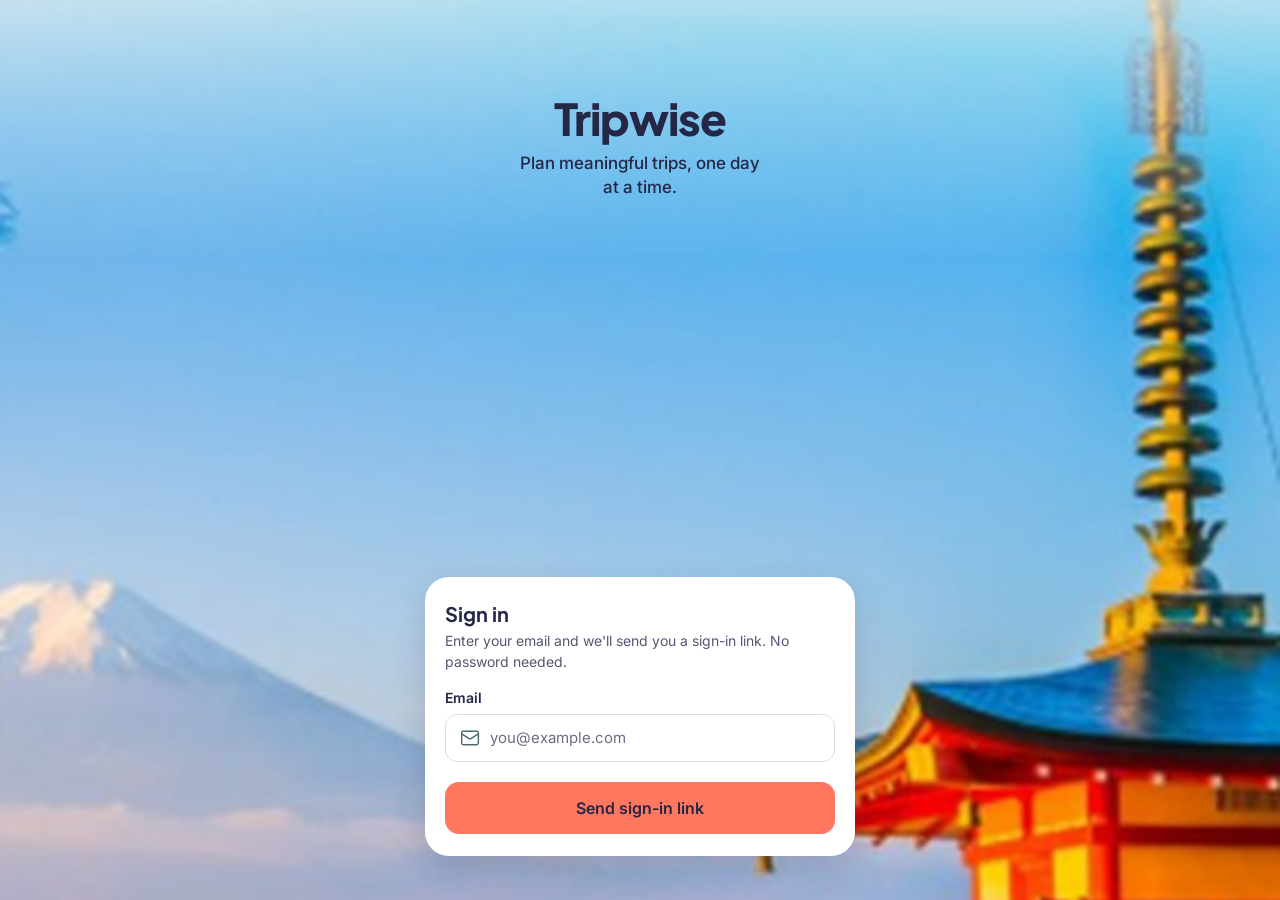
<file: index.html>
<!doctype html>
<html lang="en" dir="ltr">
<head>
<meta charset="utf-8">
<meta name="viewport" content="width=device-width, initial-scale=1, viewport-fit=cover">
<title>My Trips · Tripwise</title>
<link rel="stylesheet" href="css/tokens.css">
<link rel="stylesheet" href="css/components.css">
<link rel="stylesheet" href="css/app.css">
<script type="module" src="js/pages/index.js"></script>
</head>
<body>
<main class="page" id="page" hidden>
  <header class="tw-appheader">
    <p class="tw-wordmark">Tripwise</p>
    <div class="page__actions" id="header-actions">
      <button type="button" class="tw-btn tw-btn--text tw-btn--sm" id="sign-out">Sign out</button>
      <a class="tw-btn tw-btn--primary tw-btn--sm" href="create.html" id="create-trip"></a>
    </div>
  </header>
  <h1 class="page__title">My Trips</h1>
  <div class="tw-stack" id="trips"></div>
  <div class="tw-empty" id="empty" hidden>
    <div class="tw-empty__art" aria-hidden="true">
      <div class="tw-empty__disc"></div>
      <div class="tw-empty__tile" id="empty-tile"></div>
      <div class="tw-empty__badge" id="empty-badge"></div>
    </div>
    <p class="tw-empty__title">No trips yet.</p>
    <a class="tw-btn tw-btn--primary tw-btn--md" href="create.html" id="create-trip-empty"></a>
  </div>
</main>
</body>
</html>
</file>
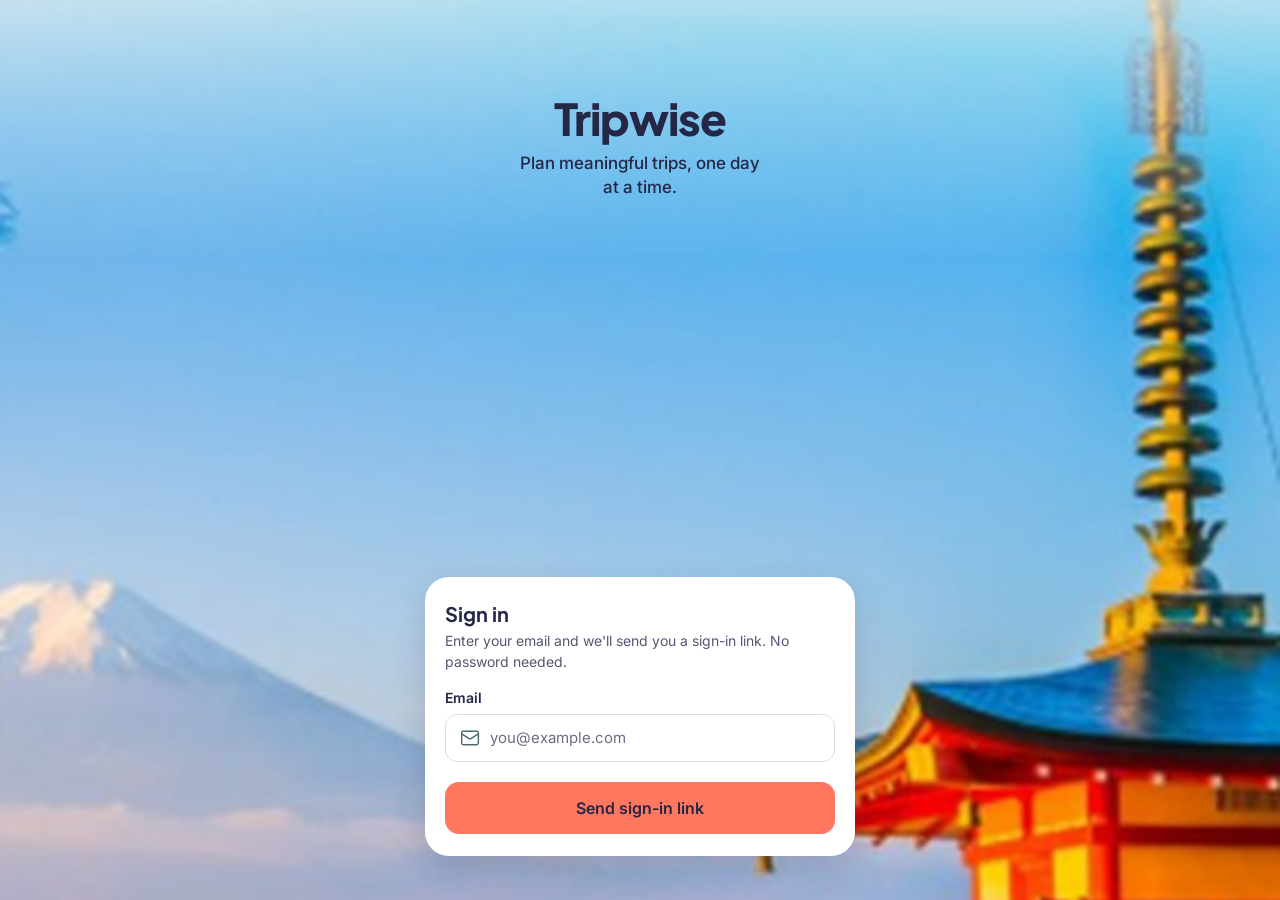
<file: compare.html>
<!doctype html>
<html lang="en" dir="ltr">
<head>
<meta charset="utf-8">
<meta name="viewport" content="width=device-width, initial-scale=1, viewport-fit=cover">
<title>Choose Your Route · Tripwise</title>
<link rel="stylesheet" href="css/tokens.css">
<link rel="stylesheet" href="css/components.css">
<link rel="stylesheet" href="css/app.css">
<script type="module" src="js/pages/compare.js"></script>
</head>
<body>
<div class="unavailable" id="unavailable" hidden>
  <p class="tw-wordmark">Tripwise</p>
  <main class="unavailable__main">
    <div class="unavailable__disc"><div class="unavailable__tile" id="unavailable-icon"></div></div>
    <h1 class="unavailable__title">This trip is not available.</h1>
  </main>
  <p class="unavailable__tagline">Plan meaningful trips, one day at a time.</p>
</div>

<div class="compare" id="page" hidden>
  <header class="tw-navbar">
    <a class="tw-iconbtn" href="create.html" id="back" aria-label="Back to Create a New Trip"></a>
    <h1 class="tw-navbar__title">Choose Your Route</h1>
    <span></span>
  </header>
  <p class="compare__intro">We created 3 route options based on your preferences. Compare and choose the one that fits your family.</p>
  <main class="compare__list" id="routes"></main>
</div>
</body>
</html>
</file>
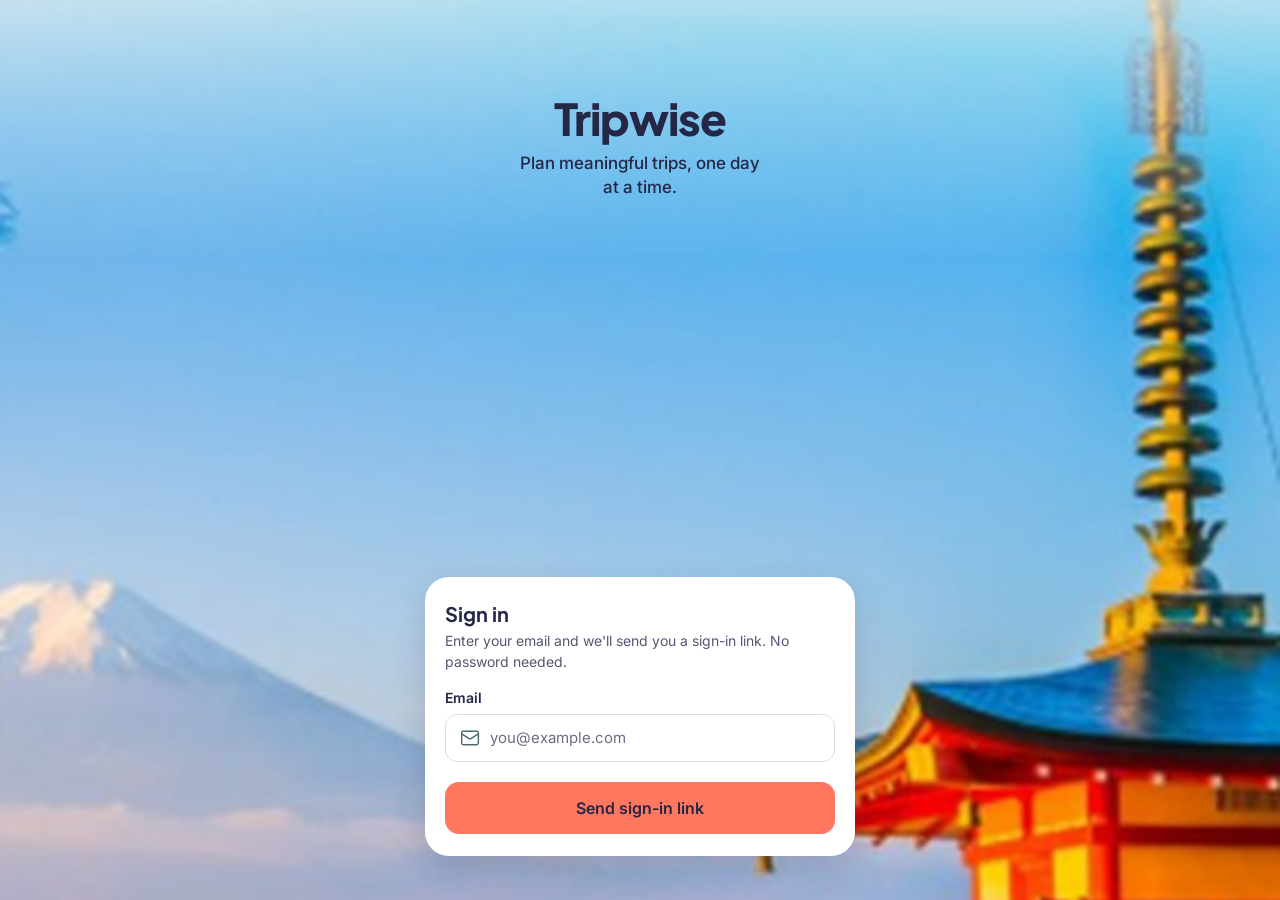
<file: create.html>
<!doctype html>
<html lang="en" dir="ltr">
<head>
<meta charset="utf-8">
<meta name="viewport" content="width=device-width, initial-scale=1, viewport-fit=cover">
<title>Create a New Trip · Tripwise</title>
<link rel="stylesheet" href="css/tokens.css">
<link rel="stylesheet" href="css/components.css">
<link rel="stylesheet" href="css/app.css">
<script type="module" src="js/pages/create.js"></script>
</head>
<body>
<div class="tw-screen create" id="page" hidden>
  <header class="tw-navbar">
    <a class="tw-iconbtn" href="index.html" id="back" aria-label="Back to My Trips"></a>
    <h1 class="tw-navbar__title">Create a New Trip</h1>
    <span></span>
  </header>

  <form class="tw-screen__body create__form" id="create-form" novalidate>
    <div class="create__col">
    <div class="tw-field create__dest" id="dest-field">
      <label class="tw-label" for="dest">Destination(s)</label>
      <div class="create__combo">
      <div class="tw-input create__tags" id="dest-box">
        <span id="dest-icon"></span>
        <ul class="create__tag-list" id="dest-tags" aria-label="Chosen destinations"></ul>
        <input id="dest" type="text" role="combobox" aria-autocomplete="list" aria-expanded="false" aria-controls="dest-list" maxlength="80" autocomplete="off" spellcheck="false" placeholder="Search a country or city" aria-describedby="dest-hint dest-error">
      </div>
      <ul class="create__suggest" id="dest-list" role="listbox" aria-label="Suggested destinations" hidden></ul>
      </div>
      <p class="tw-visually-hidden" id="dest-hint">Up to 2 destinations. Type to see suggestions.</p>
      <p class="tw-field__error" id="dest-error" role="alert" hidden></p>
    </div>

    <fieldset class="tw-fieldset">
      <legend>Dates</legend>
      <div class="create__dates">
        <div class="tw-field" id="start-field">
          <div class="tw-input create__date">
            <span class="create__date-icon"></span>
            <span class="create__date-text" id="start-text" aria-hidden="true">Start date</span>
            <input id="start" type="date" aria-label="Start date" aria-describedby="start-error">
          </div>
        </div>
        <div class="tw-field" id="end-field">
          <div class="tw-input create__date">
            <span class="create__date-icon"></span>
            <span class="create__date-text" id="end-text" aria-hidden="true">End date</span>
            <input id="end" type="date" aria-label="End date" aria-describedby="end-error long-trip">
          </div>
        </div>
      </div>
      <p class="tw-field__error create__msg" id="start-error" role="alert" hidden></p>
      <p class="tw-field__error create__msg" id="end-error" role="alert" hidden></p>
      <div class="tw-notice tw-notice--warning create__msg" id="long-trip" hidden>
        <span id="long-trip-icon"></span>
        <p><span class="tw-notice__title">Long trip:</span> generating routes will take longer, up to a few minutes.</p>
      </div>
      <div class="create__flex">
        <label class="tw-check"><input type="checkbox" id="flex" checked>Flexible ±</label>
        <span class="tw-select tw-select--compact">
          <select id="flex-days" aria-label="Flexible days (N)">
            <option>1</option><option>2</option><option selected>3</option><option>4</option><option>5</option><option>6</option><option>7</option>
          </select>
        </span>
        <span>days</span>
        <button type="button" class="tw-iconbtn create__help" id="flex-help" aria-label="What does flexible dates mean?"></button>
      </div>
    </fieldset>

    </div>

    <div class="create__col">
    <fieldset class="tw-fieldset">
      <legend>Children?</legend>
      <div class="tw-check-group">
        <label class="tw-check"><input type="radio" name="kids" value="yes" id="kids-yes">Yes</label>
        <label class="tw-check"><input type="radio" name="kids" value="no" id="kids-no" checked>No</label>
      </div>
    </fieldset>

    <div class="create__kids" id="kids" hidden>
      <div class="create__kids-count">
        <label class="tw-label" for="kids-count">Number of children</label>
        <span class="tw-select create__count">
          <select id="kids-count"><option>1</option><option selected>2</option><option>3</option><option>4</option></select>
        </span>
      </div>
      <div class="create__ages" id="ages"></div>
      <p class="tw-field__error" id="ages-error" role="alert" hidden></p>
    </div>

    <fieldset class="tw-fieldset">
      <legend>Budget level</legend>
      <div class="tw-segmented" id="budget"></div>
    </fieldset>

    <fieldset class="tw-fieldset">
      <legend>Trip type</legend>
      <div class="tw-segmented" id="type"></div>
    </fieldset>
    </div>
  </form>

  <footer class="tw-footer create__footer">
    <div class="tw-status" id="busy" role="status" hidden>
      <div class="tw-status__row">
        <span class="tw-status__icon"><span class="tw-spinner tw-spinner--teal"></span></span>
        <div>
          <p class="tw-status__title">Creating 3 route options…</p>
          <p class="tw-status__sub">Please keep this screen open.</p>
        </div>
      </div>
      <div class="tw-progress"><div class="tw-progress__bar"></div></div>
    </div>
    <div class="tw-notice tw-notice--error" id="failed" role="alert" hidden>
      <span id="failed-icon"></span>
      <p>We couldn't create a route. Please try again.</p>
    </div>
    <button type="submit" form="create-form" class="tw-btn tw-btn--primary tw-btn--block" id="submit">Create trip</button>
  </footer>
</div>

<div class="tw-scrim" hidden></div>
<section class="tw-sheet" id="flex-sheet" role="dialog" aria-modal="true" aria-labelledby="flex-sheet-title" hidden>
  <div class="tw-sheet__handle"></div>
  <div class="tw-sheet__head">
    <h2 class="tw-sheet__title" id="flex-sheet-title">Flexible dates</h2>
    <button type="button" class="tw-iconbtn" data-sheet-close aria-label="Close" id="flex-close"></button>
  </div>
  <p class="trip-sheet__text" id="flex-sheet-text"></p>
  <button type="button" class="tw-btn tw-btn--outline tw-btn--md tw-btn--block" data-sheet-close>Close</button>
</section>
</body>
</html>
</file>
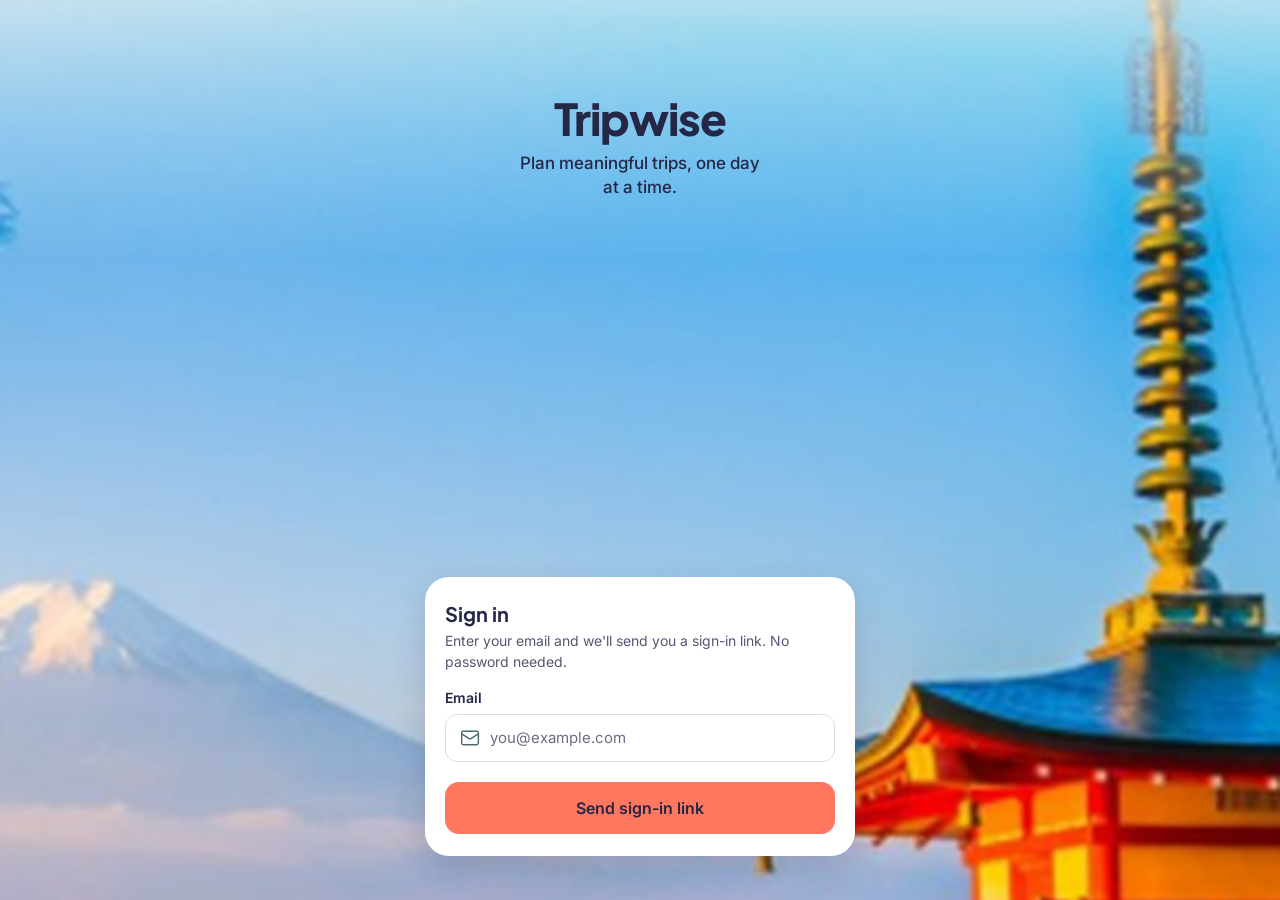
<file: login.html>
<!doctype html>
<html lang="en" dir="ltr">
<head>
<meta charset="utf-8">
<meta name="viewport" content="width=device-width, initial-scale=1, viewport-fit=cover">
<title>Sign in · Tripwise</title>
<meta name="description" content="Plan meaningful trips, one day at a time.">
<link rel="stylesheet" href="css/tokens.css">
<link rel="stylesheet" href="css/components.css">
<link rel="stylesheet" href="css/app.css">
<script type="module" src="js/pages/login.js"></script>
</head>
<body>
<main class="signin">
  <img class="signin__bg" src="img/signin-bg.jpg" alt="">
  <div class="signin__fade" aria-hidden="true"></div>

  <div class="signin__brand">
    <h1 class="signin__wordmark">Tripwise</h1>
    <p class="signin__tagline">Plan meaningful trips, one day at a time.</p>
  </div>

  <!-- Screens 01 and 17: the email form -->
  <form class="signin__card" id="signin-form" novalidate>
    <div>
      <h2 class="signin__title">Sign in</h2>
      <p class="signin__intro">Enter your email and we'll send you a sign-in link. No password needed.</p>
    </div>
    <div class="tw-field" id="email-field">
      <label class="tw-label" for="email">Email</label>
      <div class="tw-input">
        <svg class="tw-icon" viewBox="0 0 24 24" aria-hidden="true"><rect width="20" height="16" x="2" y="4" rx="2"/><path d="m22 7-8.97 5.7a1.94 1.94 0 0 1-2.06 0L2 7"/></svg>
        <input id="email" name="email" type="email" inputmode="email" autocomplete="email" autocapitalize="off" spellcheck="false" placeholder="you@example.com">
      </div>
      <p class="tw-field__error" id="email-error" role="alert" hidden>
        <svg class="tw-icon tw-icon--sm" viewBox="0 0 24 24" aria-hidden="true"><circle cx="12" cy="12" r="10"/><path d="M12 8v4"/><path d="M12 16h.01"/></svg>
        <span id="email-error-text"></span>
      </p>
      <p class="signin__hint" id="email-hint" aria-live="polite" hidden>
        Did you mean <button type="button" class="signin__hint-btn" id="email-hint-btn"></button>?
      </p>
    </div>
    <button type="submit" class="tw-btn tw-btn--primary tw-btn--block signin__submit">Send sign-in link</button>
  </form>

  <!-- Screen 18: link sent -->
  <section class="signin__card signin__card--sent" id="signin-sent" aria-labelledby="sent-title" hidden>
    <span class="signin__mail-tile" aria-hidden="true">
      <svg class="tw-icon" viewBox="0 0 24 24" style="width:28px;height:28px"><rect width="20" height="16" x="2" y="4" rx="2"/><path d="m22 7-8.97 5.7a1.94 1.94 0 0 1-2.06 0L2 7"/></svg>
    </span>
    <h2 class="signin__title" id="sent-title" tabindex="-1">Check your email</h2>
    <p class="signin__sent-text">If <b id="sent-email"></b> has access to Tripwise, we sent a sign-in link to it. The link works for 1 hour.</p>
    <!-- Demo only: stands in for the link in the email. Removed when real sign-in is connected. -->
    <button type="button" class="tw-btn tw-btn--secondary tw-btn--block signin__demo" id="open-link">Prototype: open the link</button>
    <button type="button" class="tw-btn tw-btn--text" id="different-email">Use a different email</button>
  </section>
</main>
</body>
</html>
</file>
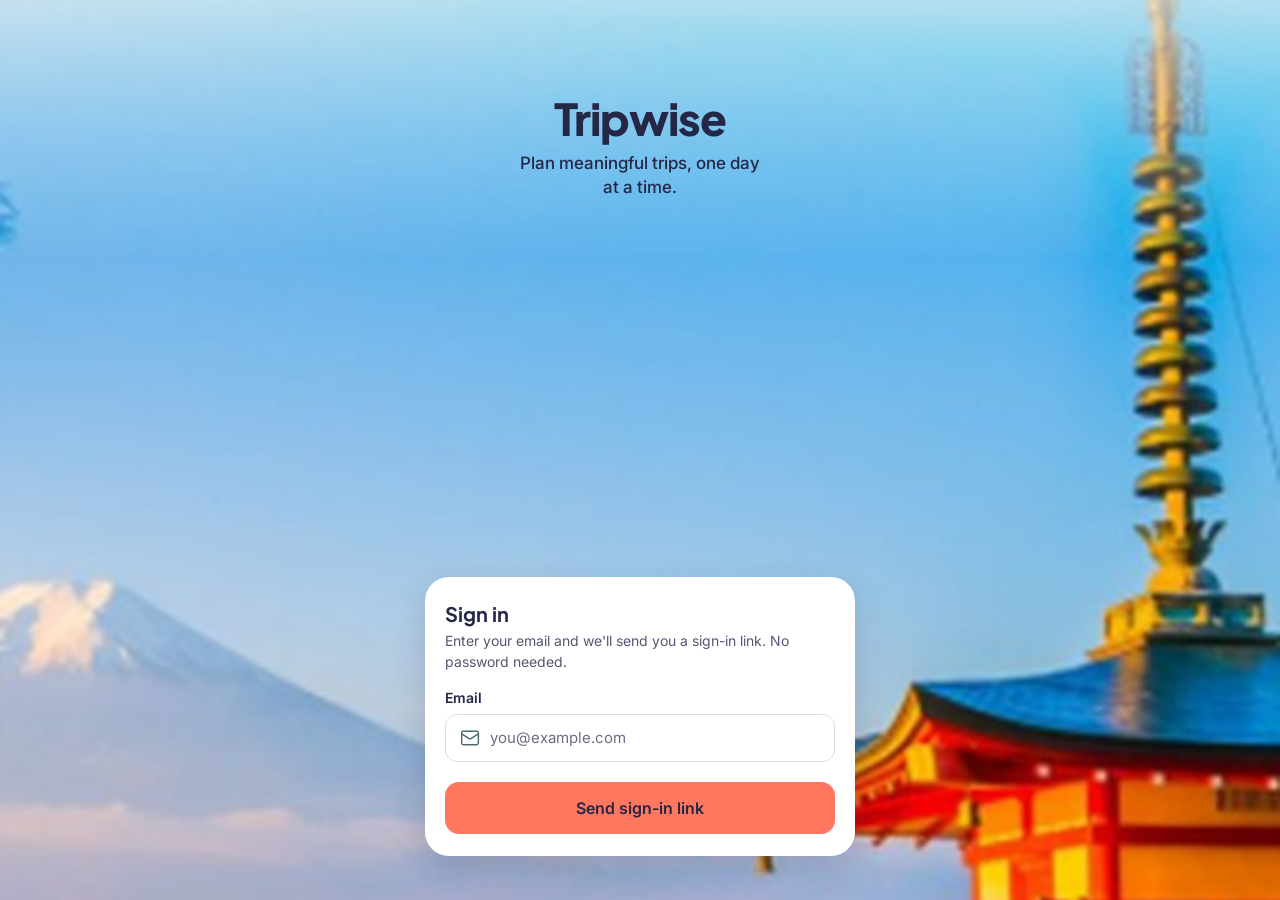
<file: plan.html>
<!doctype html>
<html lang="en" dir="ltr">
<head>
<meta charset="utf-8">
<meta name="viewport" content="width=device-width, initial-scale=1, viewport-fit=cover">
<title>Trip Details · Tripwise</title>
<link rel="stylesheet" href="css/tokens.css">
<link rel="stylesheet" href="css/components.css">
<link rel="stylesheet" href="css/app.css">
<script type="module" src="js/pages/plan.js"></script>
</head>
<body>
<div class="unavailable" id="unavailable" hidden>
  <p class="tw-wordmark">Tripwise</p>
  <main class="unavailable__main">
    <div class="unavailable__disc"><div class="unavailable__tile" id="unavailable-icon"></div></div>
    <h1 class="unavailable__title">This trip is not available.</h1>
  </main>
  <p class="unavailable__tagline">Plan meaningful trips, one day at a time.</p>
</div>

<!-- Trip Details (screen 05) -->
<div class="plan" id="details" hidden>
  <header class="tw-navbar">
    <a class="tw-iconbtn" href="compare.html" id="back" aria-label="Back to Choose Your Route"></a>
    <h1 class="tw-navbar__title" id="details-title">Trip Details</h1>
    <span></span>
  </header>
  <div class="plan__side">
    <div class="tw-daytabs" role="tablist" aria-label="Days" id="tabs"></div>
  </div>
  <main class="plan__body" id="details-body">
    <div>
      <h2 class="trip__day-title" id="day-title" tabindex="-1"></h2>
      <p class="trip__day-date" id="day-date"></p>
    </div>
    <div class="tw-stack tw-stack--tight" id="activities"></div>
    <p class="tw-estimate" id="estimate"></p>
  </main>
  <div class="tw-footer plan__footer plan__pending" id="pending" role="status" hidden>
    <div>
      <p class="pending__title"><span class="tw-chip tw-chip--sm tw-chip--warning">Not saved</span><span id="pending-text"></span></p>
      <p class="pending__hint">Save or discard this change to make another one.</p>
    </div>
    <div class="pending__actions">
      <button type="button" class="tw-btn tw-btn--secondary tw-btn--md tw-btn--block" id="pending-save"></button>
      <button type="button" class="tw-btn tw-btn--outline tw-btn--md tw-btn--block" id="pending-discard">Discard change</button>
    </div>
  </div>
  <footer class="tw-footer plan__footer" id="footer">
    <div class="tw-notice tw-notice--error" id="day-failed" role="alert" hidden>
      <span id="day-failed-icon"></span>
      <p id="day-failed-text">We couldn't replace the day. Please try again.</p>
    </div>
    <button type="button" class="tw-btn tw-btn--outline tw-btn--block" id="replace-day" hidden></button>
    <button type="button" class="tw-btn tw-btn--secondary tw-btn--block" id="save">Save as trip</button>
  </footer>
</div>

<!-- Edit Activity (screen 06): a state of this page, not a page of its own -->
<div class="plan" id="edit" hidden>
  <header class="tw-navbar">
    <button type="button" class="tw-iconbtn" id="edit-back" aria-label="Back to Trip Details"></button>
    <h1 class="tw-navbar__title" id="edit-title" tabindex="-1">Edit Activity</h1>
    <span></span>
  </header>
  <main class="plan__body plan__body--edit">
    <section class="tw-current" aria-label="Current activity" id="current"></section>
    <fieldset class="plan__options" id="options">
      <legend class="plan__legend">Find a new activity</legend>
      <div class="tw-status" id="alt-loading" role="status" hidden>
        <div class="tw-status__row">
          <span class="tw-status__icon"><span class="tw-spinner tw-spinner--teal"></span></span>
          <p class="tw-status__title">Finding new activities…</p>
        </div>
      </div>
      <div class="plan__failed" id="alt-failed" hidden>
        <div class="tw-notice tw-notice--error" role="alert">
          <span id="alt-failed-icon"></span>
          <p>We couldn't find new activities. Please try again.</p>
        </div>
        <button type="button" class="tw-btn tw-btn--primary tw-btn--md tw-btn--block" id="alt-retry"></button>
      </div>
      <div class="tw-notice tw-notice--info" id="alt-none" role="status" hidden>
        <p>No more new activities for this day. Try Replace whole day.</p>
      </div>
      <div class="tw-stack tw-stack--tight" id="alt-list"></div>
    </fieldset>
  </main>
  <footer class="tw-footer plan__footer plan__footer--pair">
    <button type="button" class="tw-btn tw-btn--primary" id="replace-activity">Replace activity</button>
    <button type="button" class="tw-btn tw-btn--outline" id="cancel">Cancel</button>
  </footer>
</div>

<div class="tw-scrim" hidden></div>
<section class="tw-sheet" id="days-sheet" role="dialog" aria-modal="true" aria-labelledby="days-sheet-title" hidden>
  <div class="tw-sheet__handle"></div>
  <div class="tw-sheet__head">
    <h2 class="tw-sheet__title" id="days-sheet-title">All days</h2>
    <button type="button" class="tw-iconbtn" data-sheet-close aria-label="Close" id="days-close"></button>
  </div>
  <div class="trip-sheet__days" id="days-list"></div>
</section>

<div class="tw-scrim" hidden></div>
<section class="tw-sheet" id="activity-sheet" role="dialog" aria-modal="true" aria-labelledby="activity-sheet-title" hidden>
  <div class="tw-sheet__handle"></div>
  <div class="tw-sheet__head">
    <h2 class="tw-sheet__title" id="activity-sheet-title"></h2>
    <button type="button" class="tw-iconbtn" data-sheet-close aria-label="Close" id="activity-close"></button>
  </div>
  <div class="tw-stack" id="activity-body"></div>
  <button type="button" class="tw-btn tw-btn--outline tw-btn--md tw-btn--block" data-sheet-close>Close</button>
</section>

<div class="tw-scrim" hidden></div>
<section class="tw-sheet plan__confirm" id="confirm-sheet" role="dialog" aria-modal="true" aria-labelledby="confirm-title" aria-describedby="confirm-text" hidden>
  <div class="tw-sheet__handle"></div>
  <h2 class="tw-sheet__title" id="confirm-title"></h2>
  <p class="trip-sheet__text" id="confirm-text"></p>
  <div class="plan__pair">
    <button type="button" class="tw-btn tw-btn--primary" id="confirm-day">Replace day</button>
    <button type="button" class="tw-btn tw-btn--outline" data-sheet-close>Cancel</button>
  </div>
</section>
<div class="tw-scrim" hidden></div>
<section class="tw-sheet plan__confirm" id="leave-sheet" role="dialog" aria-modal="true" aria-labelledby="leave-title" aria-describedby="leave-text" hidden>
  <div class="tw-sheet__handle"></div>
  <h2 class="tw-sheet__title" id="leave-title">Leave without saving?</h2>
  <p class="trip-sheet__text" id="leave-text">Your change will be discarded.</p>
  <div class="plan__pair">
    <button type="button" class="tw-btn tw-btn--primary" data-sheet-close>Keep editing</button>
    <button type="button" class="tw-btn tw-btn--outline" id="leave">Leave</button>
  </div>
</section>
</body>
</html>
</file>
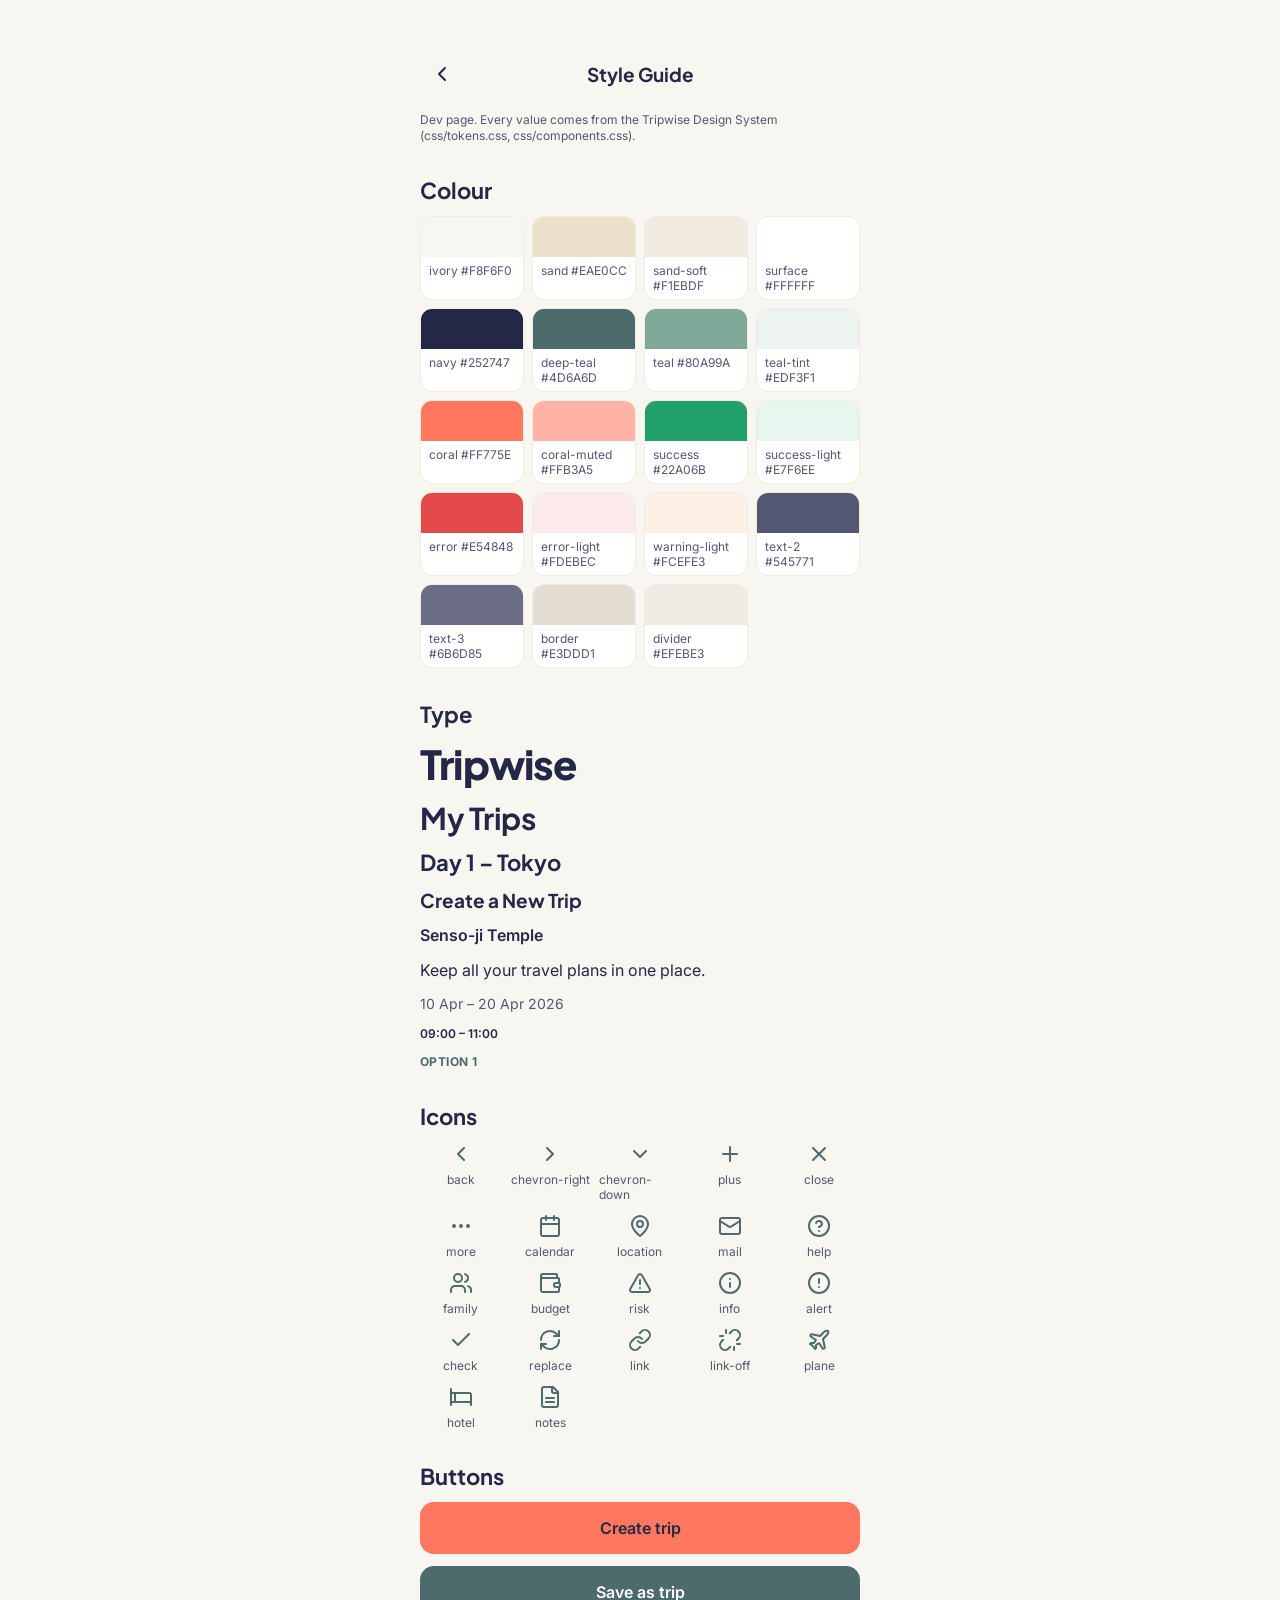
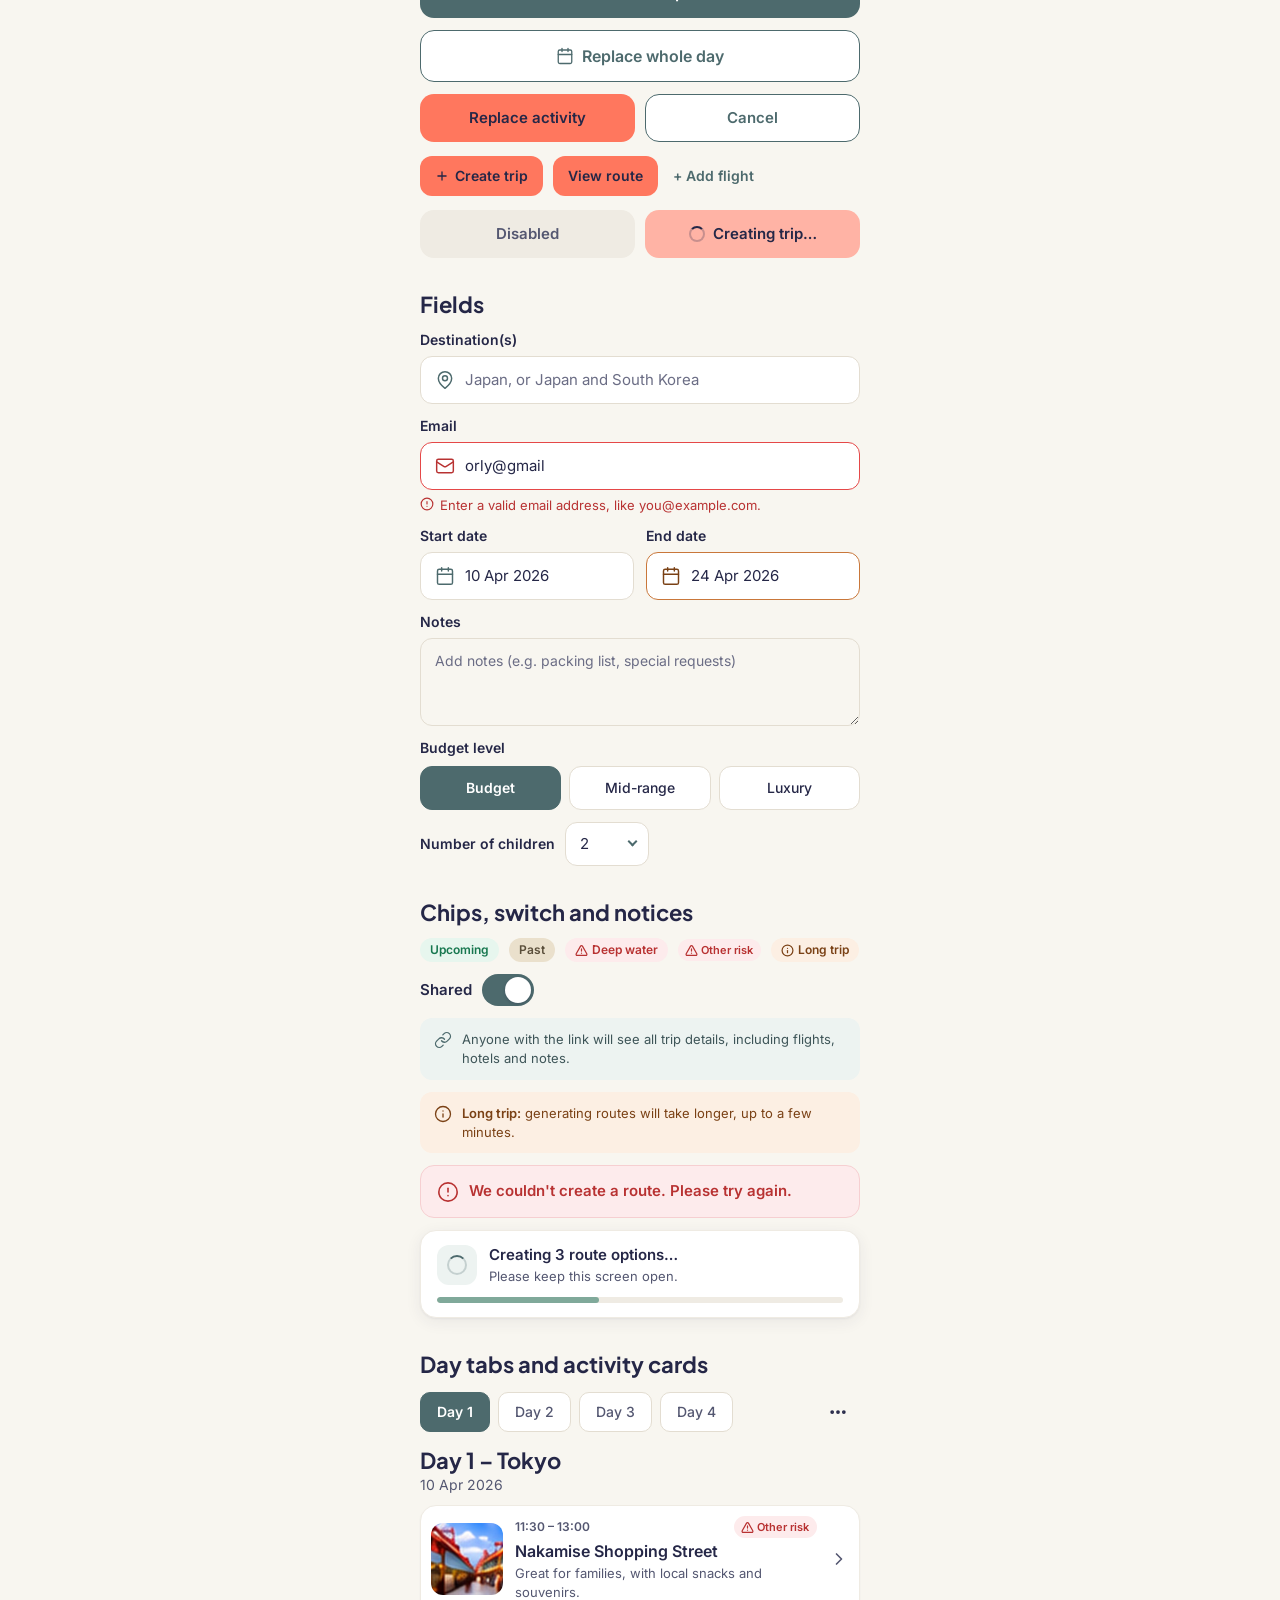
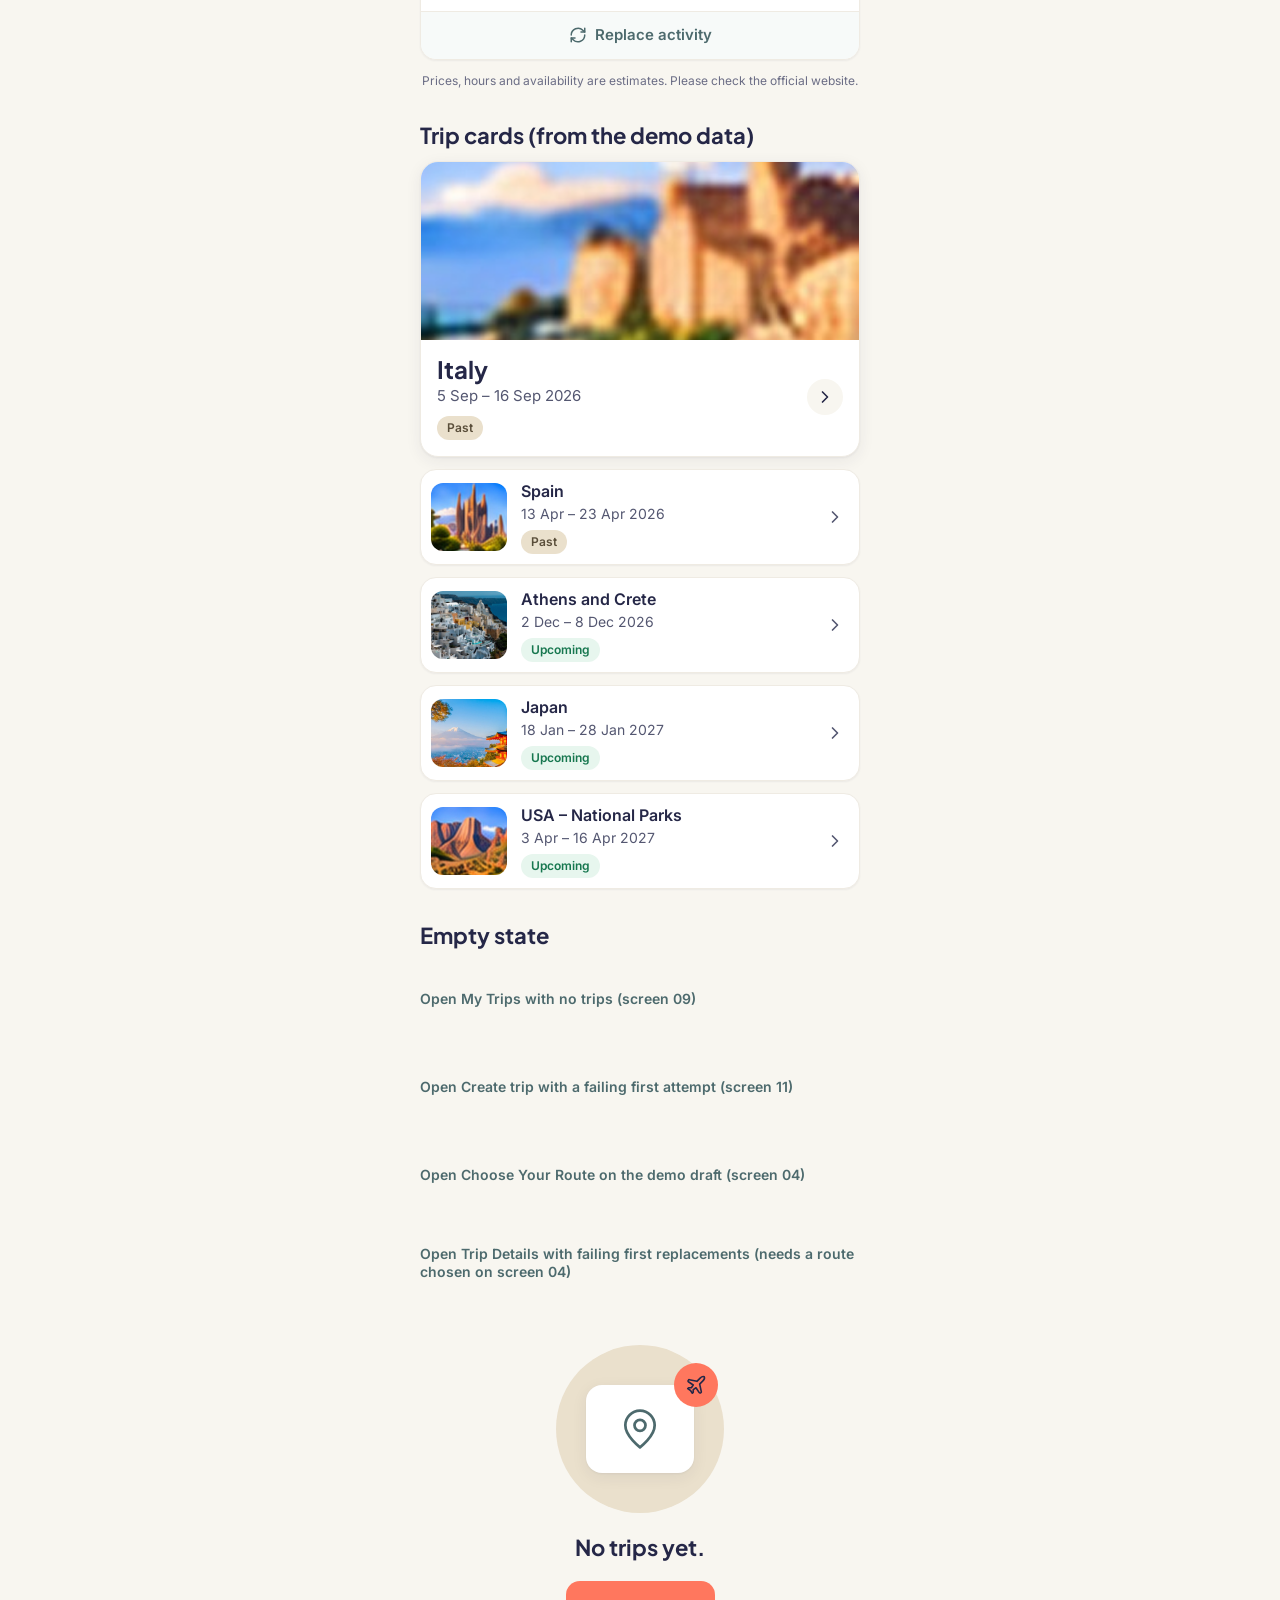
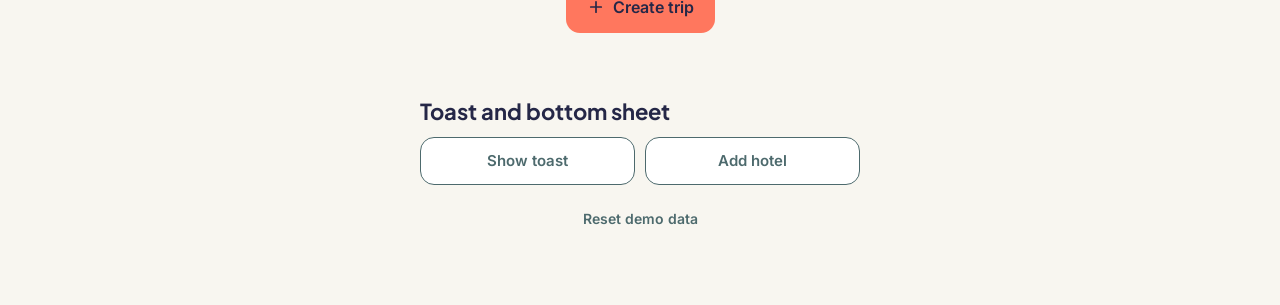
<file: styleguide.html>
<!doctype html>
<html lang="en" dir="ltr">
<head>
<meta charset="utf-8">
<meta name="viewport" content="width=device-width, initial-scale=1, viewport-fit=cover">
<title>Style Guide · Tripwise</title>
<meta name="robots" content="noindex">
<link rel="stylesheet" href="css/tokens.css">
<link rel="stylesheet" href="css/components.css">
<link rel="stylesheet" href="css/app.css">
<style>
  /* Dev page only. */
  .sg-section { margin-block: var(--space-8); display: flex; flex-direction: column; gap: var(--space-3); }
  .sg-section > h2 { margin: 0; font: 700 22px/28px var(--font-display); }
  .sg-row { display: flex; flex-wrap: wrap; gap: 10px; align-items: center; }
  .sg-two { display: grid; grid-template-columns: 1fr 1fr; gap: 10px; }
  .sg-swatches { display: grid; grid-template-columns: repeat(auto-fill, minmax(96px, 1fr)); gap: 8px; }
  .sg-swatch { border: 1px solid var(--divider); border-radius: var(--radius-md); overflow: hidden; background: var(--surface); font-size: 12px; }
  .sg-swatch span { display: block; height: 40px; }
  .sg-swatch p { margin: 0; padding: 6px 8px; color: var(--text-2); }
  .sg-icons { display: grid; grid-template-columns: repeat(auto-fill, minmax(72px, 1fr)); gap: 12px 8px; color: var(--deep-teal); }
  .sg-icons div { display: flex; flex-direction: column; align-items: center; gap: 6px; font-size: 12px; color: var(--text-2); }
  .sg-icons .tw-icon { color: var(--deep-teal); }
  .sg-type p { margin: 0; }
  .sg-day h3 { margin: 0; font: 700 22px/28px var(--font-display); }
  .sg-day p { margin: 2px 0 0; font-size: 14px; color: var(--text-2); }
</style>
<script type="module" src="js/pages/styleguide.js"></script>
</head>
<body>
<main class="page">
  <header class="tw-navbar" style="padding-inline:0">
    <a class="tw-iconbtn" href="index.html" aria-label="Back">
      <svg class="tw-icon tw-icon--lg" viewBox="0 0 24 24" aria-hidden="true"><path d="m15 18-6-6 6-6"/></svg>
    </a>
    <h1 class="tw-navbar__title">Style Guide</h1>
    <span></span>
  </header>
  <p class="tw-meta">Dev page. Every value comes from the Tripwise Design System (css/tokens.css, css/components.css).</p>

  <section class="sg-section" aria-labelledby="sg-colour">
    <h2 id="sg-colour">Colour</h2>
    <div class="sg-swatches" id="swatches"></div>
  </section>

  <section class="sg-section sg-type" aria-labelledby="sg-type">
    <h2 id="sg-type">Type</h2>
    <p style="font:800 40px/48px var(--font-display);letter-spacing:-0.02em">Tripwise</p>
    <p style="font:700 30px/36px var(--font-display);letter-spacing:-0.01em">My Trips</p>
    <p style="font:700 22px/28px var(--font-display)">Day 1 – Tokyo</p>
    <p style="font:700 19px/24px var(--font-display)">Create a New Trip</p>
    <p style="font:600 16px/22px var(--font-body)">Senso-ji Temple</p>
    <p style="font:400 16px/24px var(--font-body)">Keep all your travel plans in one place.</p>
    <p style="font:400 14px/20px var(--font-body);color:var(--text-2)">10 Apr – 20 Apr 2026</p>
    <p style="font:600 12px/16px var(--font-body)">09:00 – 11:00</p>
    <p class="tw-overline">Option 1</p>
  </section>

  <section class="sg-section" aria-labelledby="sg-icons">
    <h2 id="sg-icons">Icons</h2>
    <div class="sg-icons" id="icons"></div>
  </section>

  <section class="sg-section" aria-labelledby="sg-buttons">
    <h2 id="sg-buttons">Buttons</h2>
    <button type="button" class="tw-btn tw-btn--primary tw-btn--block">Create trip</button>
    <button type="button" class="tw-btn tw-btn--secondary tw-btn--block">Save as trip</button>
    <button type="button" class="tw-btn tw-btn--outline tw-btn--block">
      <svg class="tw-icon tw-icon--md" viewBox="0 0 24 24" aria-hidden="true"><rect width="18" height="18" x="3" y="4" rx="2"/><path d="M16 2v4"/><path d="M8 2v4"/><path d="M3 10h18"/></svg>Replace whole day
    </button>
    <div class="sg-two">
      <button type="button" class="tw-btn tw-btn--primary tw-btn--md">Replace activity</button>
      <button type="button" class="tw-btn tw-btn--outline tw-btn--md">Cancel</button>
    </div>
    <div class="sg-row">
      <button type="button" class="tw-btn tw-btn--primary tw-btn--sm"><svg class="tw-icon tw-icon--sm" viewBox="0 0 24 24" aria-hidden="true" style="stroke-width:2.25"><path d="M5 12h14"/><path d="M12 5v14"/></svg>Create trip</button>
      <button type="button" class="tw-btn tw-btn--primary tw-btn--sm">View route</button>
      <button type="button" class="tw-btn tw-btn--text">+ Add flight</button>
    </div>
    <div class="sg-two">
      <button type="button" class="tw-btn tw-btn--primary tw-btn--md" disabled>Disabled</button>
      <button type="button" class="tw-btn tw-btn--primary tw-btn--md is-busy" disabled><span class="tw-spinner"></span>Creating trip…</button>
    </div>
  </section>

  <section class="sg-section" aria-labelledby="sg-fields">
    <h2 id="sg-fields">Fields</h2>
    <div class="tw-field">
      <label class="tw-label" for="f-dest">Destination(s)</label>
      <div class="tw-input"><svg class="tw-icon" viewBox="0 0 24 24" aria-hidden="true"><path d="M20 10c0 6-8 12-8 12s-8-6-8-12a8 8 0 0 1 16 0Z"/><circle cx="12" cy="10" r="3"/></svg><input id="f-dest" type="text" placeholder="Japan, or Japan and South Korea"></div>
    </div>
    <div class="tw-field is-error">
      <label class="tw-label" for="f-mail">Email</label>
      <div class="tw-input"><svg class="tw-icon" viewBox="0 0 24 24" aria-hidden="true"><rect width="20" height="16" x="2" y="4" rx="2"/><path d="m22 7-8.97 5.7a1.94 1.94 0 0 1-2.06 0L2 7"/></svg><input id="f-mail" type="email" value="orly@gmail" aria-invalid="true" aria-describedby="f-mail-err"></div>
      <p class="tw-field__error" id="f-mail-err"><svg class="tw-icon tw-icon--sm" viewBox="0 0 24 24" aria-hidden="true"><circle cx="12" cy="12" r="10"/><path d="M12 8v4"/><path d="M12 16h.01"/></svg>Enter a valid email address, like you@example.com.</p>
    </div>
    <div class="tw-grid-2">
      <div class="tw-field">
        <label class="tw-label" for="f-start">Start date</label>
        <div class="tw-input"><svg class="tw-icon" viewBox="0 0 24 24" aria-hidden="true"><rect width="18" height="18" x="3" y="4" rx="2"/><path d="M16 2v4"/><path d="M8 2v4"/><path d="M3 10h18"/></svg><input id="f-start" type="text" value="10 Apr 2026"></div>
      </div>
      <div class="tw-field is-warning">
        <label class="tw-label" for="f-end">End date</label>
        <div class="tw-input"><svg class="tw-icon" viewBox="0 0 24 24" aria-hidden="true"><rect width="18" height="18" x="3" y="4" rx="2"/><path d="M16 2v4"/><path d="M8 2v4"/><path d="M3 10h18"/></svg><input id="f-end" type="text" value="24 Apr 2026"></div>
      </div>
    </div>
    <div class="tw-field">
      <label class="tw-label" for="f-notes">Notes</label>
      <textarea id="f-notes" class="tw-textarea" rows="2" placeholder="Add notes (e.g. packing list, special requests)"></textarea>
    </div>
    <fieldset class="tw-fieldset"><legend>Budget level</legend>
      <div class="tw-segmented"><button type="button" aria-pressed="true">Budget</button><button type="button" aria-pressed="false">Mid-range</button><button type="button" aria-pressed="false">Luxury</button></div>
    </fieldset>
    <div class="sg-row">
      <label class="tw-label" for="s-count">Number of children</label>
      <div class="tw-select" style="width:84px"><select id="s-count"><option>1</option><option selected>2</option><option>3</option><option>4</option></select></div>
    </div>
  </section>

  <section class="sg-section" aria-labelledby="sg-status">
    <h2 id="sg-status">Chips, switch and notices</h2>
    <div class="sg-row">
      <span class="tw-chip tw-chip--upcoming">Upcoming</span>
      <span class="tw-chip tw-chip--past">Past</span>
      <span class="tw-chip tw-chip--risk"><svg class="tw-icon" viewBox="0 0 24 24" aria-hidden="true"><path d="m21.73 18-8-14a2 2 0 0 0-3.48 0l-8 14A2 2 0 0 0 4 21h16a2 2 0 0 0 1.73-3"/><path d="M12 9v4"/><path d="M12 17h.01"/></svg>Deep water</span>
      <span class="tw-chip tw-chip--risk tw-chip--sm"><svg class="tw-icon" viewBox="0 0 24 24" aria-hidden="true"><path d="m21.73 18-8-14a2 2 0 0 0-3.48 0l-8 14A2 2 0 0 0 4 21h16a2 2 0 0 0 1.73-3"/><path d="M12 9v4"/><path d="M12 17h.01"/></svg>Other risk</span>
      <span class="tw-chip tw-chip--warning"><svg class="tw-icon" viewBox="0 0 24 24" aria-hidden="true"><circle cx="12" cy="12" r="10"/><path d="M12 16v-4"/><path d="M12 8h.01"/></svg>Long trip</span>
    </div>
    <div class="tw-switch-row"><span id="sw1">Shared</span><button type="button" class="tw-switch" role="switch" aria-checked="true" aria-labelledby="sw1"></button></div>
    <div class="tw-notice tw-notice--info"><svg class="tw-icon" viewBox="0 0 24 24" aria-hidden="true"><path d="M10 13a5 5 0 0 0 7.54.54l3-3a5 5 0 0 0-7.07-7.07l-1.72 1.71"/><path d="M14 11a5 5 0 0 0-7.54-.54l-3 3a5 5 0 0 0 7.07 7.07l1.71-1.71"/></svg><p>Anyone with the link will see all trip details, including flights, hotels and notes.</p></div>
    <div class="tw-notice tw-notice--warning"><svg class="tw-icon" viewBox="0 0 24 24" aria-hidden="true"><circle cx="12" cy="12" r="10"/><path d="M12 16v-4"/><path d="M12 8h.01"/></svg><p><b class="tw-notice__title">Long trip:</b> generating routes will take longer, up to a few minutes.</p></div>
    <div class="tw-notice tw-notice--error"><svg class="tw-icon" viewBox="0 0 24 24" aria-hidden="true"><circle cx="12" cy="12" r="10"/><path d="M12 8v4"/><path d="M12 16h.01"/></svg><p>We couldn't create a route. Please try again.</p></div>
    <div class="tw-status">
      <div class="tw-status__row">
        <span class="tw-status__icon"><span class="tw-spinner tw-spinner--teal"></span></span>
        <div><p class="tw-status__title">Creating 3 route options…</p><p class="tw-status__sub">Please keep this screen open.</p></div>
      </div>
      <div class="tw-progress"><div class="tw-progress__bar"></div></div>
    </div>
  </section>

  <section class="sg-section" aria-labelledby="sg-days">
    <h2 id="sg-days">Day tabs and activity cards</h2>
    <div class="tw-daytabs" role="tablist" aria-label="Days">
      <button type="button" class="tw-daytab" role="tab" aria-selected="true">Day 1</button>
      <button type="button" class="tw-daytab" role="tab" aria-selected="false">Day 2</button>
      <button type="button" class="tw-daytab" role="tab" aria-selected="false">Day 3</button>
      <button type="button" class="tw-daytab" role="tab" aria-selected="false">Day 4</button>
      <button type="button" class="tw-iconbtn tw-daytabs__more" aria-label="More days"><svg class="tw-icon" viewBox="0 0 24 24" aria-hidden="true" style="stroke-width:2.5"><circle cx="12" cy="12" r="1"/><circle cx="19" cy="12" r="1"/><circle cx="5" cy="12" r="1"/></svg></button>
    </div>
    <div class="sg-day"><h3>Day 1 – Tokyo</h3><p>10 Apr 2026</p></div>
    <article class="tw-activity">
      <button type="button" class="tw-activity__main" aria-label="Nakamise Shopping Street, 11:30 – 13:00, Other risk. View details">
        <img class="tw-thumb" src="img/activity-nakamise.jpg" alt="">
        <span class="tw-activity__text">
          <span class="tw-activity__top"><span class="tw-activity__time">11:30 – 13:00</span><span class="tw-chip tw-chip--risk tw-chip--sm"><svg class="tw-icon" viewBox="0 0 24 24" aria-hidden="true"><path d="m21.73 18-8-14a2 2 0 0 0-3.48 0l-8 14A2 2 0 0 0 4 21h16a2 2 0 0 0 1.73-3"/><path d="M12 9v4"/><path d="M12 17h.01"/></svg>Other risk</span></span>
          <span class="tw-activity__name">Nakamise Shopping Street</span>
          <span class="tw-activity__why">Great for families, with local snacks and souvenirs.</span>
        </span>
        <svg class="tw-icon" viewBox="0 0 24 24" aria-hidden="true" style="stroke-width:2"><path d="m9 18 6-6-6-6"/></svg>
      </button>
      <button type="button" class="tw-activity__replace"><svg class="tw-icon tw-icon--md" viewBox="0 0 24 24" aria-hidden="true" style="stroke-width:2"><path d="M3 12a9 9 0 0 1 15.5-6.2L21 8"/><path d="M21 3v5h-5"/><path d="M21 12a9 9 0 0 1-15.5 6.2L3 16"/><path d="M3 21v-5h5"/></svg>Replace activity</button>
    </article>
    <p class="tw-estimate">Prices, hours and availability are estimates. Please check the official website.</p>
  </section>

  <section class="sg-section" aria-labelledby="sg-trips">
    <h2 id="sg-trips">Trip cards (from the demo data)</h2>
    <div class="tw-stack" id="trip-cards"></div>
  </section>

  <section class="sg-section" aria-labelledby="sg-empty">
    <h2 id="sg-empty">Empty state</h2>
    <p><a class="tw-link" href="index.html?demo=empty">Open My Trips with no trips (screen 09)</a></p>
    <p><a class="tw-link" href="create.html?demo=error">Open Create trip with a failing first attempt (screen 11)</a></p>
    <p><a class="tw-link" href="compare.html?id=trip-japan-draft">Open Choose Your Route on the demo draft (screen 04)</a></p>
    <p><a class="tw-link" href="plan.html?id=trip-japan-draft&amp;demo=error">Open Trip Details with failing first replacements (needs a route chosen on screen 04)</a></p>
    <div class="tw-empty">
      <div class="tw-empty__art" aria-hidden="true">
        <div class="tw-empty__disc"></div>
        <div class="tw-empty__tile"><svg class="tw-icon" viewBox="0 0 24 24"><path d="M20 10c0 6-8 12-8 12s-8-6-8-12a8 8 0 0 1 16 0Z"/><circle cx="12" cy="10" r="3"/></svg></div>
        <div class="tw-empty__badge"><svg class="tw-icon" viewBox="0 0 24 24" style="width:22px;height:22px"><path d="M17.8 19.2 16 11l3.5-3.5C21 6 21.5 4 21 3c-1-.5-3 0-4.5 1.5L13 8 4.8 6.2c-.5-.1-.9.1-1.1.5l-.3.5c-.2.5-.1 1 .3 1.3L9 12l-2 3H4l-1 1 3 2 2 3 1-1v-3l3-2 3.5 5.3c.3.4.8.5 1.3.3l.5-.2c.4-.3.6-.7.5-1.2z"/></svg></div>
      </div>
      <p class="tw-empty__title">No trips yet.</p>
      <a class="tw-btn tw-btn--primary" href="#"><svg class="tw-icon tw-icon--md" viewBox="0 0 24 24" aria-hidden="true" style="stroke-width:2.25"><path d="M5 12h14"/><path d="M12 5v14"/></svg>Create trip</a>
    </div>
  </section>

  <section class="sg-section" aria-labelledby="sg-overlays">
    <h2 id="sg-overlays">Toast and bottom sheet</h2>
    <div class="sg-two">
      <button type="button" class="tw-btn tw-btn--outline tw-btn--md" id="show-toast">Show toast</button>
      <button type="button" class="tw-btn tw-btn--outline tw-btn--md" id="show-sheet">Add hotel</button>
    </div>
    <button type="button" class="tw-btn tw-btn--text" id="reset-demo">Reset demo data</button>
  </section>
</main>

<div class="tw-scrim" hidden></div>
<section class="tw-sheet" id="hotel-sheet" role="dialog" aria-modal="true" aria-labelledby="hotel-title" hidden>
  <div class="tw-sheet__handle"></div>
  <div class="tw-sheet__head">
    <h2 class="tw-sheet__title" id="hotel-title"><span class="tw-icon-tile"><svg class="tw-icon" viewBox="0 0 24 24" aria-hidden="true"><path d="M2 4v16"/><path d="M2 8h18a2 2 0 0 1 2 2v10"/><path d="M2 17h20"/><path d="M6 8v9"/></svg></span>Add hotel</h2>
    <button type="button" class="tw-iconbtn tw-iconbtn--round" aria-label="Close" data-sheet-close><svg class="tw-icon tw-icon--md" viewBox="0 0 24 24" aria-hidden="true" style="stroke-width:2"><path d="M18 6 6 18"/><path d="m6 6 12 12"/></svg></button>
  </div>
  <div class="tw-field"><label class="tw-label" for="bs-name">Hotel name</label><input class="tw-input" id="bs-name" type="text" placeholder="e.g. Hotel Gracery Shinjuku"></div>
  <div class="tw-grid-2">
    <div class="tw-field"><label class="tw-label" for="bs-in">Check-in</label><div class="tw-input"><svg class="tw-icon" viewBox="0 0 24 24" aria-hidden="true"><rect width="18" height="18" x="3" y="4" rx="2"/><path d="M16 2v4"/><path d="M8 2v4"/><path d="M3 10h18"/></svg><input id="bs-in" type="text" placeholder="10 Apr"></div></div>
    <div class="tw-field"><label class="tw-label" for="bs-out">Check-out</label><div class="tw-input"><svg class="tw-icon" viewBox="0 0 24 24" aria-hidden="true"><rect width="18" height="18" x="3" y="4" rx="2"/><path d="M16 2v4"/><path d="M8 2v4"/><path d="M3 10h18"/></svg><input id="bs-out" type="text" placeholder="14 Apr"></div></div>
  </div>
  <button type="button" class="tw-btn tw-btn--primary tw-btn--block" data-sheet-close>Save</button>
</section>
</body>
</html>
</file>
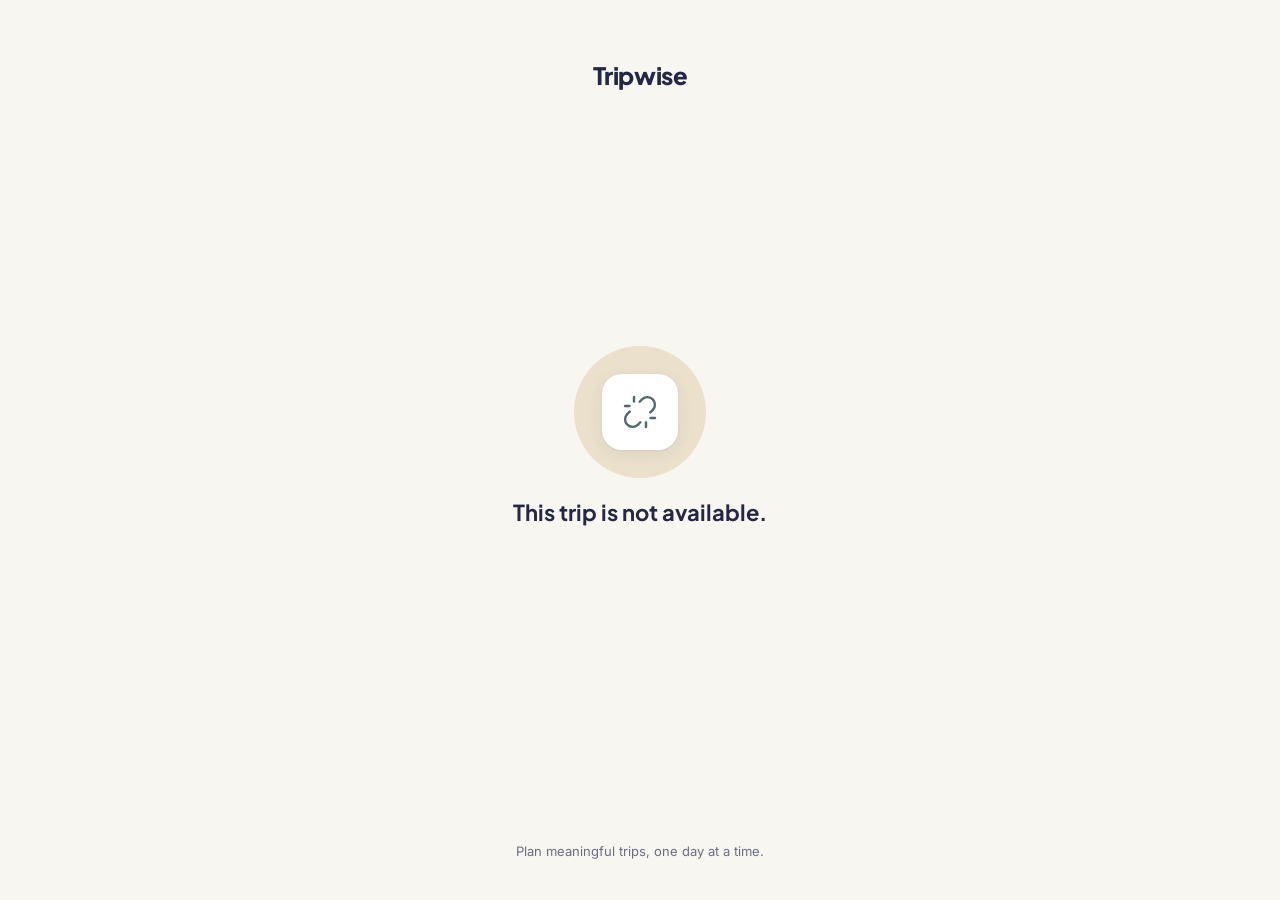
<file: trip.html>
<!doctype html>
<html lang="en" dir="ltr">
<head>
<meta charset="utf-8">
<meta name="viewport" content="width=device-width, initial-scale=1, viewport-fit=cover">
<title>Trip · Tripwise</title>
<link rel="stylesheet" href="css/tokens.css">
<link rel="stylesheet" href="css/components.css">
<link rel="stylesheet" href="css/app.css">
<script type="module" src="js/pages/trip.js"></script>
</head>
<body>
<div class="unavailable" id="unavailable" hidden>
  <p class="tw-wordmark">Tripwise</p>
  <main class="unavailable__main">
    <div class="unavailable__disc"><div class="unavailable__tile" id="unavailable-icon"></div></div>
    <h1 class="unavailable__title">This trip is not available.</h1>
  </main>
  <p class="unavailable__tagline">Plan meaningful trips, one day at a time.</p>
</div>

<div class="trip" id="trip" hidden>
  <header class="tw-navbar">
    <a class="tw-iconbtn" href="index.html" id="back" aria-label="Back to My Trips"></a>
    <h1 class="tw-navbar__title">Trip</h1>
    <span></span>
  </header>
  <main class="trip__body">
    <div class="trip__side">
    <div class="trip__head">
      <div>
        <h2 class="trip__name" id="name"></h2>
        <p class="trip__dates" id="dates"></p>
      </div>
      <div class="trip__share tw-switch-row" id="share">
        <span id="share-label">Shared</span>
        <button type="button" class="tw-switch" role="switch" aria-checked="false" aria-labelledby="share-label" id="share-switch"></button>
      </div>
    </div>
    <div class="logi-bar" id="logistics" role="group" aria-label="Flights, hotels and notes"></div>
    <div class="tw-notice tw-notice--info" id="share-notice" role="status" hidden>
      <p>Anyone with the link will see all trip details, including flights, hotels and notes.</p>
    </div>
    <div class="tw-daytabs" role="tablist" aria-label="Days" id="tabs"></div>
    </div>
    <div class="trip__main">
    <div>
      <h3 class="trip__day-title" id="day-title" tabindex="-1"></h3>
      <p class="trip__day-date" id="day-date"></p>
    </div>
    <div class="tw-stack tw-stack--tight" id="activities"></div>
    <div class="trip__day-actions">
      <div class="tw-notice tw-notice--error" id="day-failed" role="alert" hidden>
        <span id="day-failed-icon"></span>
        <p id="day-failed-text">We couldn't replace the day. Please try again.</p>
      </div>
      <button type="button" class="tw-btn tw-btn--outline tw-btn--md tw-btn--block" id="replace-day" hidden></button>
    </div>
    <p class="tw-estimate" id="estimate"></p>
    </div>
  </main>
  <div class="tw-footer trip__pending" id="pending" role="status" hidden>
    <div>
      <p class="pending__title"><span class="tw-chip tw-chip--sm tw-chip--warning">Not saved</span><span id="pending-text"></span></p>
      <p class="pending__hint">Save or discard this change to make another one.</p>
    </div>
    <div class="pending__actions">
      <button type="button" class="tw-btn tw-btn--secondary tw-btn--md tw-btn--block" id="pending-save"></button>
      <button type="button" class="tw-btn tw-btn--outline tw-btn--md tw-btn--block" id="pending-discard">Discard change</button>
    </div>
  </div>
</div>

<!-- Edit Activity (screen 06): a state of this page, not a page of its own -->
<div class="plan" id="edit" hidden>
  <header class="tw-navbar">
    <button type="button" class="tw-iconbtn" id="edit-back" aria-label="Back to Trip Details"></button>
    <h1 class="tw-navbar__title" id="edit-title" tabindex="-1">Edit Activity</h1>
    <span></span>
  </header>
  <main class="plan__body plan__body--edit">
    <section class="tw-current" aria-label="Current activity" id="current"></section>
    <fieldset class="plan__options" id="options">
      <legend class="plan__legend">Find a new activity</legend>
      <div class="tw-status" id="alt-loading" role="status" hidden>
        <div class="tw-status__row">
          <span class="tw-status__icon"><span class="tw-spinner tw-spinner--teal"></span></span>
          <p class="tw-status__title">Finding new activities…</p>
        </div>
      </div>
      <div class="plan__failed" id="alt-failed" hidden>
        <div class="tw-notice tw-notice--error" role="alert">
          <span id="alt-failed-icon"></span>
          <p>We couldn't find new activities. Please try again.</p>
        </div>
        <button type="button" class="tw-btn tw-btn--primary tw-btn--md tw-btn--block" id="alt-retry"></button>
      </div>
      <div class="tw-notice tw-notice--info" id="alt-none" role="status" hidden>
        <p>No more new activities for this day. Try Replace whole day.</p>
      </div>
      <div class="tw-stack tw-stack--tight" id="alt-list"></div>
    </fieldset>
  </main>
  <footer class="tw-footer plan__footer plan__footer--pair">
    <button type="button" class="tw-btn tw-btn--primary" id="replace-activity">Replace activity</button>
    <button type="button" class="tw-btn tw-btn--outline" id="cancel">Cancel</button>
  </footer>
</div>


<div class="tw-scrim" hidden></div>
<section class="tw-sheet" id="days-sheet" role="dialog" aria-modal="true" aria-labelledby="days-sheet-title" hidden>
  <div class="tw-sheet__handle"></div>
  <div class="tw-sheet__head">
    <h2 class="tw-sheet__title" id="days-sheet-title">All days</h2>
    <button type="button" class="tw-iconbtn" data-sheet-close aria-label="Close" id="days-close"></button>
  </div>
  <div class="trip-sheet__days" id="days-list"></div>
</section>

<div class="tw-scrim" hidden></div>
<section class="tw-sheet" id="activity-sheet" role="dialog" aria-modal="true" aria-labelledby="activity-sheet-title" hidden>
  <div class="tw-sheet__handle"></div>
  <div class="tw-sheet__head">
    <h2 class="tw-sheet__title" id="activity-sheet-title"></h2>
    <button type="button" class="tw-iconbtn" data-sheet-close aria-label="Close" id="activity-close"></button>
  </div>
  <div class="tw-stack" id="activity-body"></div>
  <button type="button" class="tw-btn tw-btn--outline tw-btn--md tw-btn--block" data-sheet-close>Close</button>
</section>

<div class="tw-scrim" hidden></div>
<section class="tw-sheet plan__confirm" id="confirm-sheet" role="dialog" aria-modal="true" aria-labelledby="confirm-title" aria-describedby="confirm-text" hidden>
  <div class="tw-sheet__handle"></div>
  <h2 class="tw-sheet__title" id="confirm-title"></h2>
  <p class="trip-sheet__text" id="confirm-text"></p>
  <div class="plan__pair">
    <button type="button" class="tw-btn tw-btn--primary" id="confirm-day">Replace day</button>
    <button type="button" class="tw-btn tw-btn--outline" data-sheet-close>Cancel</button>
  </div>
</section>
<div class="tw-scrim" hidden></div>
<section class="tw-sheet plan__confirm" id="leave-sheet" role="dialog" aria-modal="true" aria-labelledby="leave-title" aria-describedby="leave-text" hidden>
  <div class="tw-sheet__handle"></div>
  <h2 class="tw-sheet__title" id="leave-title">Leave without saving?</h2>
  <p class="trip-sheet__text" id="leave-text">Your change will be discarded.</p>
  <div class="plan__pair">
    <button type="button" class="tw-btn tw-btn--primary" data-sheet-close>Keep editing</button>
    <button type="button" class="tw-btn tw-btn--outline" id="leave">Leave</button>
  </div>
</section>
<!-- Flights, hotels or notes of the trip (screen 16, in a sheet) -->
<div class="tw-scrim" hidden></div>
<section class="tw-sheet logi-sheet" id="details-sheet" role="dialog" aria-modal="true" aria-labelledby="details-title" hidden>
  <div class="tw-sheet__handle"></div>
  <div class="tw-sheet__head">
    <h2 class="tw-sheet__title"><span class="tw-icon-tile" id="details-icon"></span><span id="details-title"></span></h2>
    <button type="button" class="tw-iconbtn tw-iconbtn--round" data-sheet-close aria-label="Close" id="details-close"></button>
  </div>
  <div class="logi-sheet__body" id="details-body"></div>
</section>

<!-- Add flights (screen 14) -->
<div class="tw-scrim" hidden></div>
<section class="tw-sheet logi-sheet" id="flight-sheet" role="dialog" aria-modal="true" aria-labelledby="flight-title" hidden>
  <div class="tw-sheet__handle"></div>
  <div class="tw-sheet__head">
    <h2 class="tw-sheet__title"><span class="tw-icon-tile" id="flight-icon"></span><span id="flight-title">Add flights</span></h2>
    <button type="button" class="tw-iconbtn tw-iconbtn--round" data-sheet-close aria-label="Close" id="flight-close"></button>
  </div>
  <form class="logi-sheet__form" id="flight-form" novalidate>
    <fieldset class="tw-sheet__group">
      <legend>OUTBOUND</legend>
      <div class="tw-grid-2">
        <div class="tw-field" data-field="outbound.from">
          <label class="tw-label" for="f-outbound-from">From</label>
          <input class="tw-input" id="f-outbound-from" name="outbound.from" type="text" aria-describedby="f-outbound-from-error" placeholder="TLV" maxlength="4" autocapitalize="characters" autocomplete="off">
          <p class="tw-field__error" id="f-outbound-from-error" hidden></p>
        </div>
        <div class="tw-field" data-field="outbound.to">
          <label class="tw-label" for="f-outbound-to">To</label>
          <input class="tw-input" id="f-outbound-to" name="outbound.to" type="text" aria-describedby="f-outbound-to-error" placeholder="NRT" maxlength="4" autocapitalize="characters" autocomplete="off">
          <p class="tw-field__error" id="f-outbound-to-error" hidden></p>
        </div>
      </div>
      <div class="tw-grid-2">
        <div class="tw-field" data-field="outbound.date">
          <label class="tw-label" for="f-outbound-date">Date</label>
          <input class="tw-input" id="f-outbound-date" name="outbound.date" type="date" aria-describedby="f-outbound-date-error">
          <p class="tw-field__error" id="f-outbound-date-error" hidden></p>
        </div>
        <div class="tw-field" data-field="outbound.flight_number">
          <label class="tw-label" for="f-outbound-flight_number">Flight no. <span class="tw-label__optional">(optional)</span></label>
          <input class="tw-input" id="f-outbound-flight_number" name="outbound.flight_number" type="text" aria-describedby="f-outbound-flight_number-error" placeholder="LY 91" maxlength="10" autocapitalize="characters" autocomplete="off">
          <p class="tw-field__error" id="f-outbound-flight_number-error" hidden></p>
        </div>
      </div>
      <div class="tw-grid-2">
        <div class="tw-field" data-field="outbound.time">
          <label class="tw-label" for="f-outbound-time">Departs <span class="tw-label__optional">(optional)</span></label>
          <input class="tw-input" id="f-outbound-time" name="outbound.time" type="time" aria-describedby="f-outbound-time-error">
          <p class="tw-field__error" id="f-outbound-time-error" hidden></p>
        </div>
        <div class="tw-field" data-field="outbound.arrival_time">
          <label class="tw-label" for="f-outbound-arrival_time">Arrives <span class="tw-label__optional">(optional)</span></label>
          <input class="tw-input" id="f-outbound-arrival_time" name="outbound.arrival_time" type="time" aria-describedby="f-outbound-arrival_time-error">
          <p class="tw-field__error" id="f-outbound-arrival_time-error" hidden></p>
        </div>
      </div>
    </fieldset>
    <fieldset class="tw-sheet__group">
      <legend>RETURN</legend>
      <div class="tw-grid-2">
        <div class="tw-field" data-field="return.from">
          <label class="tw-label" for="f-return-from">From</label>
          <input class="tw-input" id="f-return-from" name="return.from" type="text" aria-describedby="f-return-from-error" placeholder="NRT" maxlength="4" autocapitalize="characters" autocomplete="off">
          <p class="tw-field__error" id="f-return-from-error" hidden></p>
        </div>
        <div class="tw-field" data-field="return.to">
          <label class="tw-label" for="f-return-to">To</label>
          <input class="tw-input" id="f-return-to" name="return.to" type="text" aria-describedby="f-return-to-error" placeholder="TLV" maxlength="4" autocapitalize="characters" autocomplete="off">
          <p class="tw-field__error" id="f-return-to-error" hidden></p>
        </div>
      </div>
      <div class="tw-grid-2">
        <div class="tw-field" data-field="return.date">
          <label class="tw-label" for="f-return-date">Date</label>
          <input class="tw-input" id="f-return-date" name="return.date" type="date" aria-describedby="f-return-date-error">
          <p class="tw-field__error" id="f-return-date-error" hidden></p>
        </div>
        <div class="tw-field" data-field="return.flight_number">
          <label class="tw-label" for="f-return-flight_number">Flight no. <span class="tw-label__optional">(optional)</span></label>
          <input class="tw-input" id="f-return-flight_number" name="return.flight_number" type="text" aria-describedby="f-return-flight_number-error" placeholder="LY 92" maxlength="10" autocapitalize="characters" autocomplete="off">
          <p class="tw-field__error" id="f-return-flight_number-error" hidden></p>
        </div>
      </div>
      <div class="tw-grid-2">
        <div class="tw-field" data-field="return.time">
          <label class="tw-label" for="f-return-time">Departs <span class="tw-label__optional">(optional)</span></label>
          <input class="tw-input" id="f-return-time" name="return.time" type="time" aria-describedby="f-return-time-error">
          <p class="tw-field__error" id="f-return-time-error" hidden></p>
        </div>
        <div class="tw-field" data-field="return.arrival_time">
          <label class="tw-label" for="f-return-arrival_time">Arrives <span class="tw-label__optional">(optional)</span></label>
          <input class="tw-input" id="f-return-arrival_time" name="return.arrival_time" type="time" aria-describedby="f-return-arrival_time-error">
          <p class="tw-field__error" id="f-return-arrival_time-error" hidden></p>
        </div>
      </div>
    </fieldset>
    <p class="logi-sheet__hint">Each direction is optional. A direction you fill in needs its date.</p>
    <div class="logi-sheet__actions">
      <button type="submit" class="tw-btn tw-btn--primary">Save</button>
      <button type="button" class="tw-btn tw-btn--outline" id="flight-remove" hidden>Remove flights</button>
    </div>
  </form>
</section>

<!-- Add hotel (screen 15) -->
<div class="tw-scrim" hidden></div>
<section class="tw-sheet logi-sheet" id="hotel-sheet" role="dialog" aria-modal="true" aria-labelledby="hotel-title" hidden>
  <div class="tw-sheet__handle"></div>
  <div class="tw-sheet__head">
    <h2 class="tw-sheet__title"><span class="tw-icon-tile" id="hotel-icon"></span><span id="hotel-title">Add hotel</span></h2>
    <button type="button" class="tw-iconbtn tw-iconbtn--round" data-sheet-close aria-label="Close" id="hotel-close"></button>
  </div>
  <form class="logi-sheet__form" id="hotel-form" novalidate>
    <div class="tw-field" data-field="name">
      <label class="tw-label" for="h-name">Hotel name</label>
      <input class="tw-input" id="h-name" name="name" type="text" placeholder="e.g. Hotel Gracery Shinjuku" maxlength="80" autocomplete="off" aria-describedby="h-name-error">
      <p class="tw-field__error" id="h-name-error" hidden></p>
    </div>
    <div class="tw-grid-2">
      <div class="tw-field" data-field="check_in">
        <label class="tw-label" for="h-check_in">Check-in</label>
        <input class="tw-input" id="h-check_in" name="check_in" type="date" aria-describedby="h-check_in-error">
        <p class="tw-field__error" id="h-check_in-error" hidden></p>
      </div>
      <div class="tw-field" data-field="check_out">
        <label class="tw-label" for="h-check_out">Check-out</label>
        <input class="tw-input" id="h-check_out" name="check_out" type="date" aria-describedby="h-check_out-error">
        <p class="tw-field__error" id="h-check_out-error" hidden></p>
      </div>
    </div>
    <div class="logi-sheet__actions">
      <button type="submit" class="tw-btn tw-btn--primary">Save</button>
      <button type="button" class="tw-btn tw-btn--outline" id="hotel-remove" hidden>Remove hotel</button>
    </div>
  </form>
</section>

<!-- Remove a flight or a hotel: asks first -->
<div class="tw-scrim" hidden></div>
<section class="tw-sheet plan__confirm" id="remove-sheet" role="dialog" aria-modal="true" aria-labelledby="remove-title" aria-describedby="remove-text" hidden>
  <div class="tw-sheet__handle"></div>
  <h2 class="tw-sheet__title" id="remove-title"></h2>
  <p class="trip-sheet__text" id="remove-text"></p>
  <div class="plan__pair">
    <button type="button" class="tw-btn tw-btn--primary" id="remove-confirm">Remove</button>
    <button type="button" class="tw-btn tw-btn--outline" data-sheet-close>Cancel</button>
  </div>
</section>
</body>
</html>
</file>
<file: css/tokens.css>
/* Tripwise — generated from tokens.json (Tripwise Design System). Do not edit by hand. */
:root {
  /* Colour */
  --ivory: #F8F6F0;
  --sand: #EAE0CC;
  --sand-soft: #F1EBDF;
  --warm-taupe: #C9ADA1;
  --teal: #80A99A;
  --deep-teal: #4D6A6D;
  --deep-teal-dark: #3E5558;
  --teal-tint: #EDF3F1;
  --teal-wash: #F7FAF9;
  --navy: #252747;
  --apricot: #E5A16F;
  --coral: #FF775E;
  --coral-muted: #FFB3A5;
  --lavender: #6758D6;
  --powder-blue: #7F95D1;
  --pink: #FF82A9;
  --blush: #FFC0BE;
  --pale-pink: #FFEBE7;
  --success: #22A06B;
  --success-light: #E7F6EE;
  --success-text: #17774F;
  --error: #E54848;
  --error-light: #FDEBEC;
  --error-border: #F6CFD1;
  --error-text: #B83232;
  --warning-light: #FCEFE3;
  --warning-border: #C9773A;
  --warning-text: #7A4115;
  --surface: #FFFFFF;
  --text: var(--navy);
  --text-2: #545771;
  --text-3: #6B6D85;
  --past-text: #5A4E3A;
  --border: #E3DDD1;
  --divider: #EFEBE3;
  --switch-off: #C9C3B8;
  --on-coral: var(--navy);
  --on-deep-teal: #FFFFFF;
  --disabled-bg: var(--divider);
  --disabled-text: var(--text-2);
  --focus: var(--deep-teal);
  --scrim: rgba(37, 39, 71, 0.45);
  /* Type */
  --font-display: "Plus Jakarta Sans", "Segoe UI", system-ui, sans-serif;
  --font-body: Inter, "Segoe UI", system-ui, -apple-system, sans-serif;
  /* Spacing */
  --space-1: 4px;
  --space-2: 8px;
  --space-3: 12px;
  --space-4: 16px;
  --space-5: 20px;
  --space-6: 24px;
  --space-8: 32px;
  --space-safe-bottom: 34px;
  --space-safe-top: 48px;
  /* Radius */
  --radius-xs: 8px;
  --radius-sm: 10px;
  --radius-md: 12px;
  --radius-lg: 14px;
  --radius-xl: 16px;
  --radius-2xl: 18px;
  --radius-sheet: 24px;
  --radius-pill: 999px;
  /* Shadow */
  --shadow-sm: 0 1px 2px rgba(37, 39, 71, 0.06);
  --shadow-md: 0 1px 2px rgba(37, 39, 71, 0.05), 0 4px 16px rgba(37, 39, 71, 0.07);
  --shadow-lg: 0 12px 32px rgba(37, 39, 71, 0.18);
  --shadow-sheet: 0 -12px 32px rgba(37, 39, 71, 0.18);
  --shadow-selected: 0 0 0 4px rgba(77, 106, 109, 0.12);
  --shadow-focus-field: 0 0 0 4px rgba(77, 106, 109, 0.15);
  /* Size */
  --touch-min: 44px;
  --control-sm: 40px;
  --control-md: 48px;
  --control-lg: 52px;
  --segment-h: 44px;
  --chip-h: 24px;
  --thumb-activity: 72px;
  --thumb-route: 92px;
  --icon-tile: 36px;
  --screen-w: 390px;
}
</file>
<file: css/components.css>
@import url("https://fonts.googleapis.com/css2?family=Inter:wght@400;500;600;700&family=Plus+Jakarta+Sans:wght@500;600;700;800&display=swap");

/* Tripwise components — plain CSS, prefix tw-. Every value comes from tokens.css. */

/* ---------- Base ---------- */
body { margin: 0; font-family: var(--font-body); color: var(--text); background: var(--ivory); -webkit-font-smoothing: antialiased; }
.tw-icon { width: 20px; height: 20px; flex: none; fill: none; stroke: currentColor; stroke-width: 1.75; stroke-linecap: round; stroke-linejoin: round; }
.tw-icon--sm { width: 14px; height: 14px; stroke-width: 2; }
.tw-icon--md { width: 18px; height: 18px; }
.tw-icon--lg { width: 24px; height: 24px; stroke-width: 2; }
:where(.tw-btn, .tw-iconbtn, .tw-daytab, .tw-segmented button, .tw-switch, .tw-activity__main, .tw-activity__replace, .tw-trip-hero, .tw-trip-row, .tw-link):focus-visible { outline: 2px solid var(--focus); outline-offset: 2px; }
.tw-visually-hidden { position: absolute; width: 1px; height: 1px; overflow: hidden; clip: rect(0 0 0 0); white-space: nowrap; }

/* ---------- Button ---------- */
.tw-btn { display: inline-flex; align-items: center; justify-content: center; gap: var(--space-2); height: var(--control-lg); padding: 0 var(--space-5); border: 1.5px solid transparent; border-radius: var(--radius-lg); font: 600 16px/20px var(--font-body); text-decoration: none; cursor: pointer; box-sizing: border-box; white-space: nowrap; }
.tw-btn--primary { background: var(--coral); color: var(--on-coral); }
.tw-btn--secondary { background: var(--deep-teal); color: var(--on-deep-teal); }
.tw-btn--outline { background: var(--surface); border-color: var(--deep-teal); color: var(--deep-teal); }
.tw-btn--text { height: var(--touch-min); padding: 0 var(--space-1); background: transparent; color: var(--deep-teal); font-size: 14px; }
.tw-btn--sm { height: var(--control-sm); padding: 0 14px; border-radius: var(--radius-md); font-size: 14px; line-height: 18px; gap: 6px; }
.tw-btn--md { height: var(--control-md); font-size: 15px; }
.tw-btn--block { display: flex; width: 100%; }
.tw-btn:disabled, .tw-btn[aria-disabled="true"] { background: var(--disabled-bg); border-color: transparent; color: var(--disabled-text); cursor: not-allowed; }
.tw-btn--primary.is-busy, .tw-btn--primary.is-busy:disabled { background: var(--coral-muted); color: var(--on-coral); cursor: progress; }
.tw-spinner { width: 16px; height: 16px; box-sizing: border-box; border-radius: var(--radius-pill); border: 2px solid rgba(37, 39, 71, 0.25); border-top-color: currentColor; animation: tw-spin 0.9s linear infinite; flex: none; }
.tw-spinner--teal { width: 20px; height: 20px; border-width: 2.5px; border-color: rgba(77, 106, 109, 0.25); border-top-color: var(--deep-teal); }
@keyframes tw-spin { to { transform: rotate(360deg); } }

/* ---------- Icon button ---------- */
.tw-iconbtn { width: var(--touch-min); height: var(--touch-min); display: inline-flex; align-items: center; justify-content: center; border: none; border-radius: var(--radius-sm); background: transparent; color: var(--text); cursor: pointer; padding: 0; text-decoration: none; }
.tw-iconbtn--round { width: 40px; height: 40px; border-radius: var(--radius-pill); background: var(--ivory); }

/* ---------- Text link ---------- */
.tw-link { display: inline-flex; align-items: center; min-height: var(--touch-min); color: var(--deep-teal); font: 600 14px/18px var(--font-body); text-decoration: none; }

/* ---------- Nav bar & app header ---------- */
.tw-navbar { display: grid; grid-template-columns: var(--touch-min) 1fr var(--touch-min); align-items: center; padding: 4px 8px; }
.tw-navbar__title { margin: 0; text-align: center; font: 700 19px/24px var(--font-display); color: var(--text); }
.tw-appheader { display: flex; align-items: center; justify-content: space-between; gap: var(--space-3); }
.tw-wordmark { margin: 0; font: 800 24px/30px var(--font-display); letter-spacing: -0.02em; color: var(--text); }

/* ---------- Field (label + input + error) ---------- */
.tw-field { display: flex; flex-direction: column; gap: 6px; min-width: 0; }
.tw-label { font: 600 14px/20px var(--font-body); color: var(--text); }
.tw-label__optional { font-weight: 400; color: var(--text-3); }
.tw-input { display: flex; align-items: center; gap: 10px; height: var(--control-md); padding: 0 14px; box-sizing: border-box; border: 1px solid var(--border); border-radius: var(--radius-md); background: var(--surface); color: var(--deep-teal); }
.tw-input input, input.tw-input, .tw-input textarea { flex: 1; min-width: 0; border: none; outline: none; background: transparent; font: 400 15px/20px var(--font-body); color: var(--text); padding: 0; }
input.tw-input { width: 100%; padding: 0 14px; border: 1px solid var(--border); }
.tw-input input::placeholder, input.tw-input::placeholder, .tw-textarea::placeholder { color: var(--text-3); }
.tw-input:focus-within, input.tw-input:focus { border: 1.5px solid var(--focus); box-shadow: var(--shadow-focus-field); }
.tw-field.is-error .tw-input { border: 1.5px solid var(--error); color: var(--error-text); }
.tw-field.is-warning .tw-input { border: 1.5px solid var(--warning-border); color: var(--warning-text); }
.tw-field__error { margin: 0; font: 400 13px/18px var(--font-body); color: var(--error-text); }
.tw-textarea { width: 100%; box-sizing: border-box; resize: vertical; min-height: 88px; border: 1px solid var(--border); border-radius: var(--radius-md); background: var(--ivory); padding: 12px 14px; font: 400 14px/20px var(--font-body); color: var(--text); outline: none; }
.tw-textarea:focus { border: 1.5px solid var(--focus); box-shadow: var(--shadow-focus-field); }

/* ---------- Select ---------- */
.tw-select { position: relative; display: inline-block; min-width: 72px; }
.tw-select select { width: 100%; height: var(--segment-h); appearance: none; -webkit-appearance: none; box-sizing: border-box; border: 1px solid var(--border); border-radius: var(--radius-md); background: var(--surface); padding: 0 34px 0 14px; font: 400 15px/20px var(--font-body); color: var(--text); cursor: pointer; }
.tw-select--compact select { height: 36px; border-radius: var(--radius-sm); padding: 0 26px 0 12px; }
.tw-select select:focus-visible { outline: 2px solid var(--focus); outline-offset: 2px; }
.tw-select select:disabled { color: var(--text-3); background: var(--ivory); cursor: not-allowed; }
.tw-select::after { content: ""; position: absolute; right: 13px; top: 50%; width: 7px; height: 7px; margin-top: -6px; border-right: 2px solid var(--deep-teal); border-bottom: 2px solid var(--deep-teal); transform: rotate(45deg); pointer-events: none; }
.tw-select--compact::after { right: 10px; }

/* ---------- Checkbox & radio ---------- */
.tw-check { display: inline-flex; align-items: center; gap: var(--space-2); min-height: var(--touch-min); font: 400 15px/20px var(--font-body); color: var(--text); cursor: pointer; }
.tw-check input { width: 20px; height: 20px; margin: 0; accent-color: var(--deep-teal); flex: none; cursor: pointer; }
.tw-check-group { display: flex; gap: 28px; flex-wrap: wrap; }
.tw-fieldset { margin: 0; padding: 0; border: none; min-width: 0; }
.tw-fieldset > legend { padding: 0; margin-bottom: var(--space-2); font: 600 14px/20px var(--font-body); color: var(--text); }

/* ---------- Segmented choice ---------- */
.tw-segmented { display: grid; grid-template-columns: repeat(3, minmax(0, 1fr)); gap: var(--space-2); }
.tw-segmented button { height: var(--segment-h); border: 1px solid var(--border); border-radius: var(--radius-md); background: var(--surface); color: var(--text); font: 500 14px/18px var(--font-body); cursor: pointer; padding: 0 var(--space-2); }
.tw-segmented button[aria-pressed="true"] { background: var(--deep-teal); border-color: var(--deep-teal); color: var(--on-deep-teal); font-weight: 600; }

/* ---------- Day tabs ---------- */
.tw-daytabs { display: flex; align-items: center; gap: var(--space-2); }
.tw-daytab { height: var(--control-sm); padding: 0 var(--space-4); border: 1px solid var(--border); border-radius: var(--radius-sm); background: var(--surface); color: var(--text-2); font: 500 14px/18px var(--font-body); cursor: pointer; white-space: nowrap; }
.tw-daytab[aria-selected="true"] { background: var(--deep-teal); border-color: var(--deep-teal); color: var(--on-deep-teal); font-weight: 600; }
.tw-daytabs__more { margin-left: auto; }

/* ---------- Chip ---------- */
.tw-chip { display: inline-flex; align-items: center; gap: var(--space-1); height: var(--chip-h); padding: 0 10px; border-radius: var(--radius-pill); font: 600 12px/16px var(--font-body); white-space: nowrap; }
.tw-chip--sm { height: 22px; padding: 0 8px 0 7px; font-size: 11px; gap: 3px; }
.tw-chip--sm .tw-icon { width: 12px; height: 12px; stroke-width: 2.25; }
.tw-chip .tw-icon { width: 13px; height: 13px; stroke-width: 2.25; }
.tw-chip--upcoming { background: var(--success-light); color: var(--success-text); }
.tw-chip--past { background: var(--sand); color: var(--past-text); }
.tw-chip--risk { background: var(--error-light); color: var(--error-text); }
.tw-chip--warning { background: var(--warning-light); color: var(--warning-text); }

/* ---------- Switch ---------- */
.tw-switch-row { display: inline-flex; align-items: center; gap: 10px; font: 600 15px/20px var(--font-body); color: var(--text); }
.tw-switch { width: 52px; height: 32px; padding: 3px; box-sizing: border-box; border: none; border-radius: var(--radius-pill); background: var(--switch-off); display: inline-flex; justify-content: flex-start; cursor: pointer; flex: none; }
.tw-switch::before { content: ""; width: 26px; height: 26px; border-radius: var(--radius-pill); background: var(--surface); box-shadow: 0 1px 3px rgba(37, 39, 71, 0.3); }
.tw-switch[aria-checked="true"] { background: var(--deep-teal); justify-content: flex-end; }

/* ---------- Notice ---------- */
.tw-notice { display: flex; align-items: flex-start; gap: 10px; padding: 12px 14px; border-radius: var(--radius-md); font: 400 13px/1.45 var(--font-body); }
.tw-notice .tw-icon { width: 18px; height: 18px; margin-top: 1px; }
.tw-notice p { margin: 0; }
.tw-notice__title { font-weight: 600; }
.tw-notice--info { background: var(--teal-tint); color: var(--deep-teal-dark); }
.tw-notice--info .tw-icon { color: var(--deep-teal); }
.tw-notice--error { background: var(--error-light); border: 1px solid var(--error-border); color: var(--error-text); border-radius: var(--radius-lg); padding: 14px 16px; font-size: 15px; font-weight: 600; }
.tw-notice--error .tw-icon { width: 22px; height: 22px; }
.tw-notice--warning { background: var(--warning-light); color: var(--warning-text); }

/* ---------- Estimate line ---------- */
.tw-estimate { display: flex; align-items: flex-start; justify-content: center; gap: 6px; margin: 0; text-align: center; font: 400 12px/1.45 var(--font-body); color: var(--text-3); }
.tw-estimate .tw-icon { width: 14px; height: 14px; stroke-width: 2; margin-top: 1px; }

/* ---------- Toast ---------- */
.tw-toast { display: flex; align-items: center; gap: 10px; padding: 14px 16px; border-radius: var(--radius-lg); background: var(--navy); color: var(--surface); box-shadow: var(--shadow-lg); font: 500 14px/20px var(--font-body); }
.tw-toast__check { width: 22px; height: 22px; border-radius: var(--radius-pill); background: var(--success); color: var(--surface); display: inline-flex; align-items: center; justify-content: center; flex: none; }
.tw-toast__check .tw-icon { width: 14px; height: 14px; stroke-width: 3; }
.tw-toast__text { flex: 1; margin: 0; }
.tw-toast__action { color: var(--blush); font-weight: 600; text-decoration: none; padding: 6px 0; }

/* ---------- Card base ---------- */
.tw-card { background: var(--surface); border: 1px solid var(--divider); border-radius: var(--radius-xl); box-shadow: var(--shadow-sm); }
.tw-card--raised { box-shadow: var(--shadow-md); }
.tw-thumb { display: block; object-fit: cover; border-radius: var(--radius-md); flex: none; }

/* ---------- Trip hero card ---------- */
.tw-trip-hero { display: block; overflow: hidden; text-decoration: none; color: var(--text); background: var(--surface); border: 1px solid var(--divider); border-radius: var(--radius-2xl); box-shadow: var(--shadow-md); }
.tw-trip-hero__img { display: block; width: 100%; height: 178px; object-fit: cover; }
.tw-trip-hero__body { display: flex; align-items: center; gap: var(--space-3); padding: 14px var(--space-4) var(--space-4); }
.tw-trip-hero__text { flex: 1; min-width: 0; }
.tw-trip-hero__name { margin: 0; font: 700 24px/30px var(--font-display); }
.tw-trip-hero__dates { margin: 2px 0 10px; font: 400 15px/20px var(--font-body); color: var(--text-2); }
.tw-trip-hero__go { width: 36px; height: 36px; border-radius: var(--radius-pill); background: var(--ivory); display: inline-flex; align-items: center; justify-content: center; color: var(--text); flex: none; }

/* ---------- Trip row ---------- */
.tw-trip-row { display: flex; align-items: center; gap: 14px; padding: 10px; text-decoration: none; color: var(--text); background: var(--surface); border: 1px solid var(--divider); border-radius: var(--radius-xl); box-shadow: var(--shadow-sm); }
.tw-trip-row .tw-thumb { width: 76px; height: 68px; }
.tw-trip-row__text { flex: 1; min-width: 0; }
.tw-trip-row__name { margin: 0; font: 600 16px/22px var(--font-body); }
.tw-trip-row__dates { margin: 2px 0 6px; font: 400 14px/20px var(--font-body); color: var(--text-2); }
.tw-trip-row > .tw-icon { color: var(--text-2); margin-right: 4px; }

/* ---------- Route option card ---------- */
.tw-route { display: flex; flex-direction: column; gap: 10px; padding: var(--space-3); background: var(--surface); border: 1px solid var(--divider); border-radius: var(--radius-xl); box-shadow: var(--shadow-md); }
.tw-route__top { display: flex; gap: var(--space-3); }
.tw-route .tw-thumb { width: var(--thumb-route); height: var(--thumb-route); }
.tw-route__info { flex: 1; min-width: 0; display: flex; flex-direction: column; gap: 4px; }
.tw-overline { margin: 0; font: 700 12px/16px var(--font-body); letter-spacing: 0.04em; text-transform: uppercase; color: var(--deep-teal); }
.tw-route__name { margin: 0; font: 700 17px/22px var(--font-display); }
.tw-meta { display: flex; flex-wrap: wrap; gap: 4px 10px; font: 400 12px/16px var(--font-body); color: var(--text-2); }
.tw-meta span { display: inline-flex; align-items: center; gap: 4px; }
.tw-route__cities { margin: 0; display: flex; align-items: center; gap: 4px; font: 600 12px/16px var(--font-body); color: var(--text); }
.tw-route__cities .tw-icon { color: var(--deep-teal); }
.tw-route__bottom { display: flex; align-items: flex-end; gap: 10px; }
.tw-route__bullets { flex: 1; margin: 0; padding-left: var(--space-4); font: 400 13px/1.45 var(--font-body); color: var(--text-2); }

/* ---------- Activity card ---------- */
.tw-activity { overflow: hidden; background: var(--surface); border: 1px solid var(--divider); border-radius: var(--radius-xl); box-shadow: var(--shadow-sm); }
.tw-activity__main { width: 100%; display: flex; align-items: center; gap: var(--space-3); padding: 10px; border: none; background: transparent; text-align: left; font-family: var(--font-body); color: var(--text); cursor: pointer; }
.tw-activity .tw-thumb { width: var(--thumb-activity); height: var(--thumb-activity); }
.tw-activity__text { flex: 1; min-width: 0; display: flex; flex-direction: column; gap: 2px; }
.tw-activity__top { display: flex; align-items: center; justify-content: space-between; gap: 6px; }
.tw-activity__time { font: 600 12px/16px var(--font-body); color: var(--text-2); }
.tw-activity__name { font: 600 16px/22px var(--font-body); }
.tw-activity__why { font: 400 13px/1.4 var(--font-body); color: var(--text-2); }
.tw-activity__main > .tw-icon { color: var(--text-2); }
.tw-activity__replace { display: flex; align-items: center; justify-content: center; gap: var(--space-2); width: 100%; height: var(--control-md); border: none; border-top: 1px solid var(--divider); background: var(--teal-wash); color: var(--deep-teal); font: 600 15px/20px var(--font-body); text-decoration: none; cursor: pointer; }

/* ---------- Option card (radio) ---------- */
.tw-option { display: flex; align-items: center; gap: var(--space-3); padding: 10px; background: var(--surface); border: 1px solid var(--divider); border-radius: var(--radius-xl); box-shadow: var(--shadow-sm); cursor: pointer; }
.tw-option .tw-thumb { width: var(--thumb-activity); height: var(--thumb-activity); }
.tw-option__text { flex: 1; min-width: 0; display: flex; flex-direction: column; gap: 3px; }
.tw-option__head { display: flex; align-items: center; flex-wrap: wrap; gap: 6px; font: 600 15px/20px var(--font-body); }
.tw-option__why { font: 400 13px/1.4 var(--font-body); color: var(--text-2); }
.tw-option input { width: 22px; height: 22px; margin: 0 4px 0 0; accent-color: var(--deep-teal); flex: none; }
.tw-option:has(input:checked), .tw-option.is-selected { padding: 9px; border: 2px solid var(--deep-teal); box-shadow: var(--shadow-selected); }
.tw-option:has(input:focus-visible) { outline: 2px solid var(--focus); outline-offset: 2px; }

/* ---------- Current activity ---------- */
.tw-current { display: flex; align-items: center; gap: var(--space-3); padding: var(--space-3); background: var(--sand-soft); border-radius: var(--radius-xl); }
.tw-current .tw-thumb { width: var(--thumb-activity); height: var(--thumb-activity); }
.tw-current__day { margin: 0; font: 700 16px/22px var(--font-display); }
.tw-current__label { margin: 2px 0 0; font: 600 12px/16px var(--font-body); letter-spacing: 0.04em; text-transform: uppercase; color: var(--text-2); }
.tw-current__name { margin: 2px 0 0; font: 600 15px/20px var(--font-body); }
.tw-current__time { margin: 0; font: 400 13px/18px var(--font-body); color: var(--text-2); }

/* ---------- Detail rows (Flights / Hotels / Notes) ---------- */
.tw-details { overflow: hidden; background: var(--surface); border: 1px solid var(--divider); border-radius: var(--radius-xl); box-shadow: var(--shadow-sm); }
.tw-detail-row { display: flex; align-items: center; gap: var(--space-3); padding: 14px var(--space-4); }
.tw-detail-row + .tw-detail-row { border-top: 1px solid var(--divider); }
.tw-icon-tile { width: var(--icon-tile); height: var(--icon-tile); border-radius: var(--radius-sm); background: var(--teal-tint); color: var(--deep-teal); display: inline-flex; align-items: center; justify-content: center; flex: none; }
.tw-icon-tile .tw-icon { width: 18px; height: 18px; }
.tw-detail-row__text { flex: 1; min-width: 0; }
.tw-detail-row__title { margin: 0; font: 600 15px/20px var(--font-body); }
.tw-detail-row__empty { margin: 2px 0 0; font: 400 13px/18px var(--font-body); color: var(--text-3); }
.tw-detail-block { display: flex; flex-direction: column; gap: 10px; padding: 14px var(--space-4); }
.tw-detail-block + .tw-detail-row, .tw-detail-row + .tw-detail-block, .tw-detail-block + .tw-detail-block { border-top: 1px solid var(--divider); }

/* ---------- Flight & hotel tiles ---------- */
.tw-flight, .tw-hotel { display: flex; flex-direction: column; gap: var(--space-2); padding: 12px 14px; background: var(--ivory); border-radius: var(--radius-md); }
.tw-flight__meta { display: flex; justify-content: space-between; font: 600 12px/16px var(--font-body); color: var(--text-2); }
.tw-flight__meta b { color: var(--deep-teal); letter-spacing: 0.04em; }
.tw-flight__leg { display: flex; align-items: center; gap: 10px; }
.tw-flight__code { margin: 0; font: 700 20px/24px var(--font-display); }
.tw-flight__time { margin: 0; font: 400 13px/18px var(--font-body); color: var(--text-2); }
.tw-flight__path { flex: 1; display: flex; align-items: center; gap: 6px; color: var(--deep-teal); }
.tw-flight__path::before, .tw-flight__path::after { content: ""; flex: 1; border-top: 1.5px dashed var(--switch-off); }
.tw-flight__path .tw-icon { width: 18px; height: 18px; transform: rotate(45deg); }
.tw-flight__end { text-align: right; }
.tw-hotel { gap: 4px; }
.tw-hotel__name { margin: 0; font: 600 15px/20px var(--font-body); }
.tw-hotel__dates { margin: 4px 0 0; display: flex; align-items: center; gap: 4px; font: 600 13px/18px var(--font-body); color: var(--text); }
.tw-hotel__dates .tw-icon { color: var(--deep-teal); }

/* ---------- Bottom sheet ---------- */
.tw-scrim { position: absolute; inset: 0; background: var(--scrim); }
.tw-sheet { position: absolute; left: 0; right: 0; bottom: 0; display: flex; flex-direction: column; gap: var(--space-4); padding: 10px var(--space-5) var(--space-safe-bottom); background: var(--surface); border-radius: var(--radius-sheet) var(--radius-sheet) 0 0; box-shadow: var(--shadow-sheet); }
.tw-sheet--inline { position: relative; }
.tw-sheet__handle { width: 40px; height: 5px; border-radius: var(--radius-pill); background: var(--border); align-self: center; }
.tw-sheet__head { display: flex; align-items: center; justify-content: space-between; }
.tw-sheet__title { display: flex; align-items: center; gap: 10px; margin: 0; font: 700 20px/26px var(--font-display); }
.tw-sheet__group { margin: 0; padding: 14px; border: 1px solid var(--divider); border-radius: var(--radius-xl); display: flex; flex-direction: column; gap: var(--space-3); }
.tw-sheet__group > legend { padding: 0 6px; font: 700 13px/16px var(--font-body); letter-spacing: 0.04em; color: var(--deep-teal); }
.tw-grid-2 { display: grid; grid-template-columns: repeat(2, minmax(0, 1fr)); gap: var(--space-3); }

/* ---------- Status card (waiting) ---------- */
.tw-status { display: flex; flex-direction: column; gap: var(--space-3); padding: 14px var(--space-4); background: var(--surface); border: 1px solid var(--divider); border-radius: var(--radius-xl); box-shadow: var(--shadow-md); }
.tw-status__row { display: flex; align-items: center; gap: var(--space-3); }
.tw-status__icon { width: 40px; height: 40px; border-radius: var(--radius-md); background: var(--teal-tint); display: inline-flex; align-items: center; justify-content: center; flex: none; }
.tw-status__title { margin: 0; font: 600 15px/20px var(--font-body); }
.tw-status__sub { margin: 2px 0 0; font: 400 13px/18px var(--font-body); color: var(--text-2); }
.tw-progress { height: 6px; border-radius: var(--radius-pill); background: var(--divider); overflow: hidden; }
.tw-progress__bar { width: 40%; height: 100%; border-radius: var(--radius-pill); background: var(--teal); animation: tw-slide 1.4s ease-in-out infinite; }
@keyframes tw-slide { 0% { transform: translateX(-100%); } 100% { transform: translateX(250%); } }

/* ---------- Empty & unavailable states ---------- */
.tw-empty { display: flex; flex-direction: column; align-items: center; justify-content: center; gap: var(--space-5); text-align: center; padding: var(--space-8) var(--space-5); }
.tw-empty__art { position: relative; width: 168px; height: 168px; }
.tw-empty__disc { position: absolute; inset: 0; border-radius: var(--radius-pill); background: var(--sand); }
.tw-empty__tile { position: absolute; left: 30px; top: 40px; width: 108px; height: 88px; border-radius: var(--radius-xl); background: var(--surface); box-shadow: var(--shadow-md); display: flex; align-items: center; justify-content: center; color: var(--deep-teal); }
.tw-empty__tile .tw-icon { width: 44px; height: 44px; stroke-width: 1.5; }
.tw-empty__badge { position: absolute; right: 6px; top: 18px; width: 44px; height: 44px; border-radius: var(--radius-pill); background: var(--coral); color: var(--on-coral); display: flex; align-items: center; justify-content: center; }
.tw-empty__title { margin: 0; font: 700 22px/28px var(--font-display); color: var(--text); max-width: 260px; }

/* ---------- Layout helpers for screens ---------- */
.tw-screen { min-height: 100%; display: flex; flex-direction: column; background: var(--ivory); padding-top: max(var(--space-safe-top), env(safe-area-inset-top, 0px)); box-sizing: border-box; }
.tw-screen__body { flex: 1; min-height: 0; overflow-y: auto; padding: var(--space-2) var(--space-4) var(--space-4); display: flex; flex-direction: column; gap: 14px; }
.tw-footer { padding: var(--space-3) var(--space-4) max(var(--space-safe-bottom), env(safe-area-inset-bottom, 0px)); background: var(--ivory); border-top: 1px solid var(--divider); display: flex; flex-direction: column; gap: 10px; }
.tw-stack { display: flex; flex-direction: column; gap: var(--space-3); }

@media (prefers-reduced-motion: reduce) { .tw-spinner, .tw-progress__bar { animation: none; } }
</file>
<file: css/app.css>
/* Tripwise app layer: what the design system leaves to the app.
   tokens.css and components.css come from the Tripwise Design System unchanged. */

*, *::before, *::after { box-sizing: border-box; }
html { height: 100%; -webkit-text-size-adjust: 100%; }
body { min-height: 100%; }
img { max-width: 100%; }
[hidden] { display: none !important; }

/* Overlays: the components use position: absolute for previews; the app pins them to the viewport. */
.tw-scrim { position: fixed; z-index: 40; }
.tw-sheet { position: fixed; z-index: 41; max-height: 90dvh; overflow-y: auto; margin-inline: auto; max-width: 480px; }
.tw-sheet:focus { outline: none; }
.tw-toast {
  position: fixed; z-index: 50;
  inset-inline: var(--space-5);
  bottom: max(var(--space-safe-bottom), env(safe-area-inset-bottom, 0px));
  max-width: 440px; margin-inline: auto;
}
.tw-toast__text { flex: 1; margin: 0; }

/* Fix: components.css gives a bare input.tw-input `flex: 1`, which collapses its 48px height inside the column .tw-field. */
input.tw-input { flex: none; height: var(--control-md); }

/* A trip or activity with no photo yet: a sand tile with a location icon. */
.tw-thumb--placeholder, .tw-trip-hero__img--placeholder {
  display: flex; align-items: center; justify-content: center;
  background: var(--sand); color: var(--deep-teal);
}

/* ---------- Sign in (screens 01, 17, 18) ---------- */
.signin {
  position: relative; min-height: 100dvh; overflow: hidden;
  display: flex; flex-direction: column; align-items: center;
  padding: calc(max(var(--space-safe-top), env(safe-area-inset-top, 0px)) + 44px) var(--space-5) max(44px, env(safe-area-inset-bottom, 0px));
  color: var(--text);
}
.signin__bg { position: absolute; inset: 0; width: 100%; height: 100%; object-fit: cover; object-position: 40% 0; z-index: 0; }
.signin__fade { position: absolute; inset-inline: 0; top: 0; height: 260px; background: linear-gradient(180deg, rgba(248, 246, 240, 0.72) 0%, rgba(248, 246, 240, 0) 100%); z-index: 0; }
.signin__brand { position: relative; text-align: center; display: flex; flex-direction: column; align-items: center; gap: var(--space-2); }
.signin__wordmark { margin: 0; font: 800 44px/52px var(--font-display); letter-spacing: -0.02em; }
.signin__tagline { margin: 0; max-width: 240px; font: 500 17px/1.4 var(--font-body); }
.signin__card {
  position: relative; margin-top: auto; width: 100%; max-width: 430px;
  background: var(--surface); border-radius: var(--radius-sheet); box-shadow: var(--shadow-lg);
  padding: var(--space-6) var(--space-5) 22px;
  display: flex; flex-direction: column; gap: var(--space-4);
}
.signin__title { margin: 0; font: 700 20px/26px var(--font-display); }
.signin__intro { margin: 4px 0 0; font: 400 14px/1.45 var(--font-body); color: var(--text-2); }
.signin__submit { margin-top: 4px; }
.signin__card--sent { padding: 28px var(--space-5) 18px; align-items: center; gap: var(--space-3); text-align: center; }
.signin__card--sent .signin__title { font-size: 22px; line-height: 28px; }
.signin__card--sent .signin__title:focus { outline: none; }
.signin__mail-tile { width: 56px; height: 56px; border-radius: var(--radius-xl); background: var(--teal-tint); color: var(--deep-teal); display: flex; align-items: center; justify-content: center; }
.signin__sent-text { margin: 0; font: 400 15px/1.5 var(--font-body); color: var(--text-2); overflow-wrap: anywhere; }
.signin__sent-text b { font-weight: 600; color: var(--text); }
.signin__demo { margin-top: 6px; }
.signin__hint { margin: 0; font: 400 13px/18px var(--font-body); color: var(--text-2); overflow-wrap: anywhere; }
.signin__hint-btn {
  min-height: var(--touch-min); padding: 0; margin-block: -13px;
  border: none; background: transparent; cursor: pointer;
  font: 600 13px/18px var(--font-body); color: var(--deep-teal); text-decoration: underline; text-underline-offset: 2px;
}
.signin__hint-btn:focus-visible { outline: 2px solid var(--focus); outline-offset: 2px; border-radius: 4px; }
.tw-field__error { display: flex; align-items: flex-start; gap: 6px; }
.tw-field__error .tw-icon { margin-top: 1px; }

/* ---------- Simple app pages ---------- */
.page { max-width: 480px; margin-inline: auto; padding: max(var(--space-safe-top), env(safe-area-inset-top, 0px)) var(--space-5) var(--space-8); }
.page__title { margin: var(--space-3) 0 var(--space-4); font: 700 30px/36px var(--font-display); letter-spacing: -0.01em; }
.page__actions { display: flex; align-items: center; gap: var(--space-2); }
.tw-stack--tight { gap: 10px; }
.page > .tw-stack { gap: var(--space-4); }

/* ---------- Trip (screens 08, 13) ---------- */
.trip { max-width: 480px; margin-inline: auto; padding-bottom: var(--space-8); }
.trip__body { padding: var(--space-2) var(--space-4) 0; display: flex; flex-direction: column; gap: var(--space-4); }
.trip__head { display: flex; align-items: flex-start; justify-content: space-between; gap: var(--space-3); padding: 0 4px; }
.trip__name { margin: 0; font: 700 28px/34px var(--font-display); letter-spacing: -0.01em; overflow-wrap: anywhere; }
.trip__dates { margin: 2px 0 0; font: 400 15px/20px var(--font-body); color: var(--text-2); }
.trip__share { padding-top: 4px; flex: none; }
.trip__day-title { margin: 0; font: 700 22px/28px var(--font-display); }
.trip__day-title:focus { outline: none; }
.trip__day-date { margin: 2px 0 0; font: 400 14px/20px var(--font-body); color: var(--text-2); }
.trip .tw-daytabs { overflow-x: auto; scrollbar-width: none; padding-block: 4px; margin-block: -4px; }
.trip .tw-daytab { padding: 0 var(--space-3); }
.trip .tw-daytabs__more { flex: none; width: var(--touch-min); }

/* Touch targets: the look stays as designed, an invisible margin brings the tap area to 44px. */
.page .tw-btn--sm, .trip .tw-daytab, .plan .tw-daytab, .trip .tw-switch { position: relative; }
.page .tw-btn--sm::after, .trip .tw-daytab::after, .plan .tw-daytab::after { content: ""; position: absolute; inset: -4px 0; }
.trip .tw-switch::after { content: ""; position: absolute; inset: -6px -4px; }
.trip .tw-activity__top { min-height: 22px; }
#activity-sheet { padding-bottom: max(var(--space-5), env(safe-area-inset-bottom, 0px)); }
.trip-sheet__img { width: 100%; height: 160px; object-fit: cover; border-radius: var(--radius-lg); }
.trip-sheet__meta { margin: 0; font: 600 13px/18px var(--font-body); color: var(--text-2); }
.trip-sheet__text { margin: 0; font: 400 15px/1.5 var(--font-body); color: var(--text); }
.trip-sheet__days { display: grid; grid-template-columns: repeat(2, 1fr); gap: var(--space-2); padding-bottom: var(--space-4); }
.trip-sheet__days .tw-daytab { height: var(--touch-min); }
.unavailable { min-height: 100dvh; display: flex; flex-direction: column; align-items: center; padding: 60px var(--space-6) 40px; text-align: center; }
.unavailable__main { flex: 1; display: flex; flex-direction: column; align-items: center; justify-content: center; gap: var(--space-5); padding-bottom: 60px; }
.unavailable__disc { width: 132px; height: 132px; border-radius: 50%; background: var(--sand); display: flex; align-items: center; justify-content: center; }
.unavailable__tile { width: 76px; height: 76px; border-radius: 20px; background: var(--surface); box-shadow: var(--shadow-md); display: flex; align-items: center; justify-content: center; color: var(--deep-teal); }
.unavailable__tile .tw-icon { width: 36px; height: 36px; stroke-width: 1.6; }
.unavailable__title { margin: 0; max-width: 260px; font: 700 22px/1.3 var(--font-display); }
.unavailable__tagline { margin: 0; font: 400 13px/18px var(--font-body); color: var(--text-3); }

/* ---------- Create a New Trip (screens 03, 10, 11, 12) ---------- */
/* The whole page scrolls (no inner scroll box), and the Create trip button stays at the bottom of the window.
   No 48px top space: in the canvas it stands for the phone's status bar, which a browser already leaves out. */
.create { min-height: 100dvh; max-width: 480px; margin-inline: auto; padding-top: max(var(--space-2), env(safe-area-inset-top, 0px)); }
.create__form { flex: 1 0 auto; overflow: visible; padding: var(--space-3) var(--space-5) var(--space-4); gap: 18px; }
.create__footer { position: sticky; bottom: 0; z-index: 2; }
.create__dates { display: grid; grid-template-columns: 1fr 1fr; gap: var(--space-3); }
.create__date { position: relative; padding: 0 var(--space-3); gap: var(--space-2); cursor: pointer; }
.create__date-text { flex: 1; min-width: 0; font: 400 15px/20px var(--font-body); color: var(--text); white-space: nowrap; overflow: hidden; text-overflow: ellipsis; }
.create__date-text.is-placeholder { color: var(--text-3); }
/* The real date input covers the whole field, invisible: a tap opens the phone's date picker. */
.create__date input[type="date"] { position: absolute; inset: 0; width: 100%; height: 100%; opacity: 0; margin: 0; padding: 0; border: none; cursor: pointer; }
.create__date input[type="date"]::-webkit-calendar-picker-indicator { position: absolute; inset: 0; width: 100%; height: 100%; margin: 0; cursor: pointer; }
.create__msg { margin-top: var(--space-2); }
.create__flex { margin-top: var(--space-2); display: flex; align-items: center; gap: var(--space-2); font: 400 15px/20px var(--font-body); }
.create__flex .tw-select { min-width: 60px; width: 60px; }
.create__help { color: var(--text-2); margin-inline-start: -6px; }
.create__kids { display: flex; flex-direction: column; gap: var(--space-3); padding: 14px; background: var(--surface); border: 1px solid var(--divider); border-radius: var(--radius-lg); margin-top: -6px; }
.create__kids-count { display: flex; align-items: center; justify-content: space-between; gap: var(--space-3); }
.create__count { width: 84px; }
.create__ages { display: grid; grid-template-columns: 1fr 1fr; gap: 10px 12px; }
.create__age { display: flex; align-items: center; justify-content: space-between; gap: 6px; font: 400 14px/20px var(--font-body); color: var(--text-2); }
.create__age label { white-space: nowrap; }
.create__age-select { width: 64px; min-width: 64px; }
.create__age-select select { padding-right: 28px; }
.tw-select.is-error select { border: 1.5px solid var(--error); }
.create__footer { padding-inline: var(--space-5); }
/* Screen 10: the form is dimmed and locked while routes are created. */
.create.is-busy .create__form { opacity: 0.55; }
.create.is-busy #back { color: var(--text-3); pointer-events: none; }

/* ---------- Choose Your Route (screen 04) ---------- */
.compare { max-width: 480px; margin-inline: auto; padding-top: max(var(--space-2), env(safe-area-inset-top, 0px)); padding-bottom: max(var(--space-4), env(safe-area-inset-bottom, 0px)); zoom: var(--fit, 1); }
.compare__intro { margin: 0 28px 12px; text-align: center; font: 400 14px/1.45 var(--font-body); color: var(--text-2); }
.compare__list { padding: 0 var(--space-4); display: flex; flex-direction: column; gap: var(--space-3); }
.compare .tw-route .tw-btn--sm { flex: none; position: relative; }
.compare .tw-route .tw-btn--sm::after { content: ""; position: absolute; inset: -4px 0; }
.create__col { display: flex; flex-direction: column; gap: 18px; min-width: 0; }

/* Computers (mouse, not touch): the portrait screen shrinks to fit the window height, so it never scrolls.
   fitToWindow() in ui.js sets --fit (1 = full size); on phones and tablets it stays 1. */
.create { zoom: var(--fit, 1); }

/* Destination(s): chosen places as tags, with a suggestions list under the field. */
.create__combo { position: relative; }
.create__tags { height: auto; min-height: var(--control-md); flex-wrap: wrap; padding-block: 7px; row-gap: 6px; cursor: text; }
.create__tags input { min-width: 120px; height: 32px; }
.create__tag-list { display: contents; list-style: none; margin: 0; padding: 0; }
.create__tag { display: inline-flex; align-items: center; gap: 2px; height: 32px; padding: 0 2px 0 12px; border-radius: var(--radius-pill); background: var(--teal-tint); color: var(--deep-teal-dark); font: 600 14px/18px var(--font-body); max-width: 100%; }
.create__tag span { overflow: hidden; text-overflow: ellipsis; white-space: nowrap; }
.create__tag-remove { position: relative; width: 28px; height: 28px; flex: none; display: inline-flex; align-items: center; justify-content: center; border: none; border-radius: var(--radius-pill); background: transparent; color: inherit; cursor: pointer; padding: 0; }
.create__tag-remove::after { content: ""; position: absolute; inset: -8px; }
.create__tag-remove:hover { background: rgba(77, 106, 109, 0.12); }
.create__tag-remove:focus-visible { outline: 2px solid var(--focus); outline-offset: 1px; }
.create__suggest {
  position: absolute; z-index: 5; top: calc(100% + 4px); inset-inline: 0;
  list-style: none; margin: 0; padding: 6px; max-height: 300px; overflow-y: auto;
  background: var(--surface); border: 1px solid var(--divider); border-radius: var(--radius-lg); box-shadow: var(--shadow-lg);
}
.create__option { display: flex; align-items: center; gap: 10px; min-height: var(--touch-min); padding: 0 10px; border-radius: var(--radius-md); color: var(--deep-teal); cursor: pointer; }
.create__option[aria-selected="true"], .create__option:hover { background: var(--teal-tint); }
.create__option-name { flex: 1; min-width: 0; font: 500 15px/20px var(--font-body); color: var(--text); overflow: hidden; text-overflow: ellipsis; white-space: nowrap; }
.create__option-detail { flex: none; font: 400 13px/18px var(--font-body); color: var(--text-2); }

/* ---------- Trip Details and Edit Activity (screens 05, 06) ---------- */
/* The activities scroll with the page; the buttons stay at the bottom of the window. */
.plan { min-height: 100dvh; max-width: 480px; margin-inline: auto; display: flex; flex-direction: column; padding-top: max(var(--space-2), env(safe-area-inset-top, 0px)); }
.plan__body { flex: 1 0 auto; padding: var(--space-2) var(--space-4) var(--space-4); display: flex; flex-direction: column; gap: 14px; }
.plan__body--edit { gap: 18px; }
.plan__footer { position: sticky; bottom: 0; z-index: 2; }
.plan__footer--pair, .plan__pair { display: grid; grid-template-columns: 1fr 1fr; gap: 10px; }
.plan .tw-daytabs { overflow-x: auto; scrollbar-width: none; padding-block: 4px; margin-block: -4px; }
.plan .tw-daytab { padding: 0 var(--space-3); }
.plan .tw-daytabs__more { flex: none; width: var(--touch-min); }
.plan .tw-activity__top { min-height: 22px; }
.plan .tw-btn--outline:disabled { background: var(--surface); border-color: var(--border); color: var(--text-3); }
.plan .tw-btn--outline .tw-spinner { border-color: rgba(77, 106, 109, 0.25); border-top-color: var(--deep-teal); }
.plan.is-busy .plan__body { opacity: 0.55; }
.plan.is-busy #back { color: var(--text-3); pointer-events: none; }
/* Trip (screen 08), for the owner: Replace whole day under the activities, and the same busy state. */
.trip__day-actions { display: flex; flex-direction: column; gap: 10px; }
.trip__day-actions:has(#replace-day[hidden]) { display: none; }
.trip.is-busy #activities, .trip.is-busy #tabs { opacity: 0.55; }
.trip.is-busy #back { color: var(--text-3); pointer-events: none; }
.trip .tw-btn--outline:disabled { background: var(--surface); border-color: var(--border); color: var(--text-3); }
.trip .tw-btn--outline .tw-spinner { border-color: rgba(77, 106, 109, 0.25); border-top-color: var(--deep-teal); }
.plan__options { margin: 0; padding: 0; border: none; min-width: 0; display: flex; flex-direction: column; gap: 10px; }
.plan__legend { padding: 0; margin-bottom: 10px; font: 700 18px/24px var(--font-display); }
.plan__failed { display: flex; flex-direction: column; gap: 10px; }
#edit-title:focus { outline: none; }
.plan__confirm { padding-bottom: max(var(--space-5), env(safe-area-inset-bottom, 0px)); }
button.tw-toast__action { border: none; background: transparent; font: inherit; font-weight: 600; cursor: pointer; min-height: var(--touch-min); margin-block: -12px; }
button.tw-toast__action:focus-visible { outline: 2px solid var(--blush); outline-offset: 2px; border-radius: 4px; }

/* ---------- One change at a time (Trip Details and Trip) ---------- */
/* The card of a replacement that is not saved yet, and the bar that saves or discards it. */
.tw-activity.is-pending { border: 2px solid var(--warning-border); }
.tw-activity.is-pending .tw-activity__main { padding: 9px; }
.tw-activity__chips { display: inline-flex; align-items: center; gap: 4px; flex-wrap: wrap; justify-content: flex-end; }
.tw-activity__replace:disabled { color: var(--text-3); background: var(--surface); cursor: not-allowed; }
.pending__title { margin: 0; display: flex; align-items: center; flex-wrap: wrap; gap: 6px; font: 600 14px/20px var(--font-body); color: var(--text); }
.pending__hint { margin: 2px 0 0; font: 400 13px/18px var(--font-body); color: var(--text-2); }
/* One under the other: side by side, "Save changes to trip" and "Discard change" do not fit a 375px screen. */
.pending__actions { display: flex; flex-direction: column; gap: var(--space-2); }
.trip__pending { position: sticky; bottom: 0; z-index: 2; }
/* Trip Details: while a change waits, the bar takes the place of Replace whole day and Save as trip. */
.plan__pending { position: sticky; bottom: 0; z-index: 2; }
.plan__pending:not([hidden]) + #footer { display: none; }

/* ---------- Flights, hotels and notes (screens 14–16) ---------- */
/* Three pill buttons under the trip's name; each opens its details in a bottom sheet. */
.logi-bar { display: grid; grid-template-columns: repeat(3, minmax(0, 1fr)); gap: var(--space-2); margin-top: -4px; }
.logi-chip {
  display: inline-flex; align-items: center; justify-content: center; gap: 5px; min-height: var(--touch-min); padding: 0 6px; white-space: nowrap; min-width: 0;
  border: 1px solid var(--border); border-radius: var(--radius-pill); background: var(--surface);
  font: 600 13px/18px var(--font-body); color: var(--text); cursor: pointer; box-shadow: var(--shadow-sm);
}
.logi-chip .tw-icon { color: var(--deep-teal); width: 16px; height: 16px; }
.logi-chip span { overflow: hidden; text-overflow: ellipsis; }
.logi-chip--add { border-style: dashed; border-color: var(--deep-teal); background: transparent; box-shadow: none; color: var(--deep-teal); }
.logi-chip:hover { background: var(--teal-wash); }
.logi-chip:focus-visible, .logi__card:focus-visible, .logi__link:focus-visible { outline: 2px solid var(--focus); outline-offset: 2px; }
.logi-sheet__body { display: flex; flex-direction: column; gap: 10px; }
.logi__empty { margin: 0; font: 400 15px/22px var(--font-body); color: var(--text-2); }
.logi__summary { margin: 0; font: 600 13px/18px var(--font-body); color: var(--text-2); }
.logi__card { width: 100%; border: none; text-align: left; font: inherit; color: inherit; cursor: pointer; }
.logi__card:not(:disabled):hover { background: var(--sand-soft); }
.logi__card:disabled { cursor: not-allowed; }
.logi__end > span { display: block; }
.logi-sheet .tw-hotel__name, .logi-sheet .tw-hotel__dates { display: flex; }
.logi__notes { display: flex; flex-direction: column; padding: 12px 14px; background: var(--ivory); border-radius: var(--radius-md); }
.logi__note { margin: 0; font: 400 15px/1.5 var(--font-body); color: var(--text); white-space: pre-wrap; overflow-wrap: anywhere; }
.logi__link { color: var(--deep-teal); font-weight: 600; text-decoration: underline; text-underline-offset: 2px; border-radius: 4px; }
.logi__editor { display: flex; flex-direction: column; gap: var(--space-2); }
.logi__editor .tw-textarea { font-size: 15px; line-height: 22px; }
.logi__editor-foot { display: flex; align-items: center; gap: var(--space-2); min-height: 22px; }
.logi__count { margin-left: auto; font: 400 12px/16px var(--font-body); color: var(--text-3); }
.logi__editor-actions { display: grid; grid-template-columns: 1fr 1fr; gap: var(--space-2); }
.logi__editor-actions:has(.tw-btn[hidden]) { grid-template-columns: 1fr; }
.logi-sheet .tw-btn--outline:disabled { background: var(--surface); border-color: var(--border); color: var(--text-3); }
.logi-sheet__form { display: flex; flex-direction: column; gap: var(--space-4); }
.logi-sheet__hint { margin: 0; font: 400 13px/18px var(--font-body); color: var(--text-2); }
.logi-sheet input[type="date"], .logi-sheet input[type="time"] { padding-inline: 10px; font: 400 15px/20px var(--font-body); color: var(--text); }
.logi-sheet { padding-bottom: max(var(--space-5), env(safe-area-inset-bottom, 0px)); }

/* ---------- Compact activity card (with Replace activity) ---------- */
/* The replace button sits inside the card, where the ">" arrow was, instead of a bar under it. */
.tw-activity--compact { display: flex; align-items: center; }
.tw-activity--compact .tw-activity__main { flex: 1; min-width: 0; }
.tw-activity--compact .tw-activity__replace {
  flex: none; width: var(--touch-min); height: var(--touch-min); margin-right: 10px; padding: 0;
  border: 1px solid var(--border); border-radius: var(--radius-md); background: var(--teal-wash);
}
.tw-activity--compact.is-pending .tw-activity__replace { margin-right: 9px; }
.tw-activity__replace:focus-visible { outline: 2px solid var(--focus); outline-offset: 2px; }
/* The round Close button stays 40px as designed; an invisible margin brings its tap area to 44px. */
.tw-iconbtn--round { position: relative; }
.tw-iconbtn--round::after { content: ""; position: absolute; inset: -2px; }

/* ---------- Sheet buttons always in view ---------- */
/* Save / Remove (and the details' Edit buttons) stay at the bottom of the sheet while its fields scroll. */
.logi-sheet__actions {
  /* The sheet's own bottom padding counts for sticky: the bar goes over it, down to the edge. */
  position: sticky; bottom: calc(-1 * max(var(--space-5), env(safe-area-inset-bottom, 0px))); z-index: 1;
  display: grid; grid-auto-flow: column; grid-auto-columns: 1fr; gap: var(--space-2);
  margin: 0 calc(-1 * var(--space-5)); padding: var(--space-3) var(--space-5) max(var(--space-5), env(safe-area-inset-bottom, 0px));
  background: var(--surface); border-top: 1px solid var(--divider);
}
.logi-sheet__actions:has(> :only-child), .logi-sheet__actions:has(> .tw-btn[hidden]) { grid-auto-flow: row; }
.logi-sheet__actions .tw-btn[hidden] { display: none !important; }
.logi-sheet__body > .logi-sheet__actions:last-child, .logi-sheet__form > .logi-sheet__actions:last-child { margin-bottom: calc(-1 * max(var(--space-5), env(safe-area-inset-bottom, 0px))); }
.logi-sheet__body .logi__editor .logi-sheet__actions { margin-bottom: calc(-1 * max(var(--space-5), env(safe-area-inset-bottom, 0px))); }

/* ---------- Computer: sheets are dialogs in the middle, which can be moved ---------- */
@media (min-width: 900px) {
  .tw-sheet {
    left: 50%; top: 50%; right: auto; bottom: auto; margin: 0;
    width: min(560px, calc(100vw - 48px)); max-width: none; max-height: min(86vh, 760px);
    border-radius: var(--radius-sheet);
    transform: translate(calc(-50% + var(--dx, 0px)), calc(-50% + var(--dy, 0px)));
    box-shadow: var(--shadow-lg);
  }
  .tw-sheet > .tw-sheet__handle { display: none; }
  .tw-sheet { padding-top: var(--space-4); }
  .tw-sheet__head { cursor: move; user-select: none; touch-action: none; }
  .tw-sheet__head button { cursor: pointer; }
  .tw-sheet.is-dragging { user-select: none; }
  /* Wider: each flight direction fits in two rows of three fields. */
  .logi-sheet .tw-sheet__group { display: grid; grid-template-columns: repeat(3, minmax(0, 1fr)); gap: var(--space-3); }
  .logi-sheet .tw-sheet__group > .tw-grid-2 { display: contents; }
}

/* ---------- Computer: Trip and Trip Details in two columns ---------- */
/* Left: the trip and its days. Right: the chosen day. Everything at full size, on one screen. */
.trip__side, .trip__main { display: flex; flex-direction: column; gap: var(--space-4); min-width: 0; }
.plan__side { padding: var(--space-2) var(--space-4) 0; }
.plan__side + .plan__body { padding-top: 14px; }
@media (min-width: 900px) {
  .trip { max-width: 1080px; padding-bottom: var(--space-3); }
  .trip__main { gap: var(--space-3); }
  .trip__body { display: grid; grid-template-columns: minmax(300px, 360px) minmax(0, 1fr); gap: var(--space-8); align-items: start; padding-inline: var(--space-6); }
  .trip__side { position: sticky; top: var(--space-4); }
  .trip__pending { margin-inline: var(--space-6); border-radius: var(--radius-xl) var(--radius-xl) 0 0; }

  #details.plan { max-width: 1080px; display: grid; grid-template-columns: minmax(300px, 360px) minmax(0, 1fr); grid-template-rows: auto auto 1fr; column-gap: var(--space-8); padding-inline: var(--space-6); align-items: start; }
  #details > .tw-navbar { grid-column: 1 / -1; }
  #details > .plan__side { grid-column: 1; grid-row: 2; padding: var(--space-2) 0 0; }
  #details > .plan__body { grid-column: 2; grid-row: 2 / span 2; padding: var(--space-2) 0 var(--space-6); }
  #details > .tw-footer { grid-column: 1; grid-row: 3; position: sticky; top: var(--space-4); bottom: auto; margin-top: var(--space-4); padding: 0; border-top: none; background: transparent; }
}
</file>
